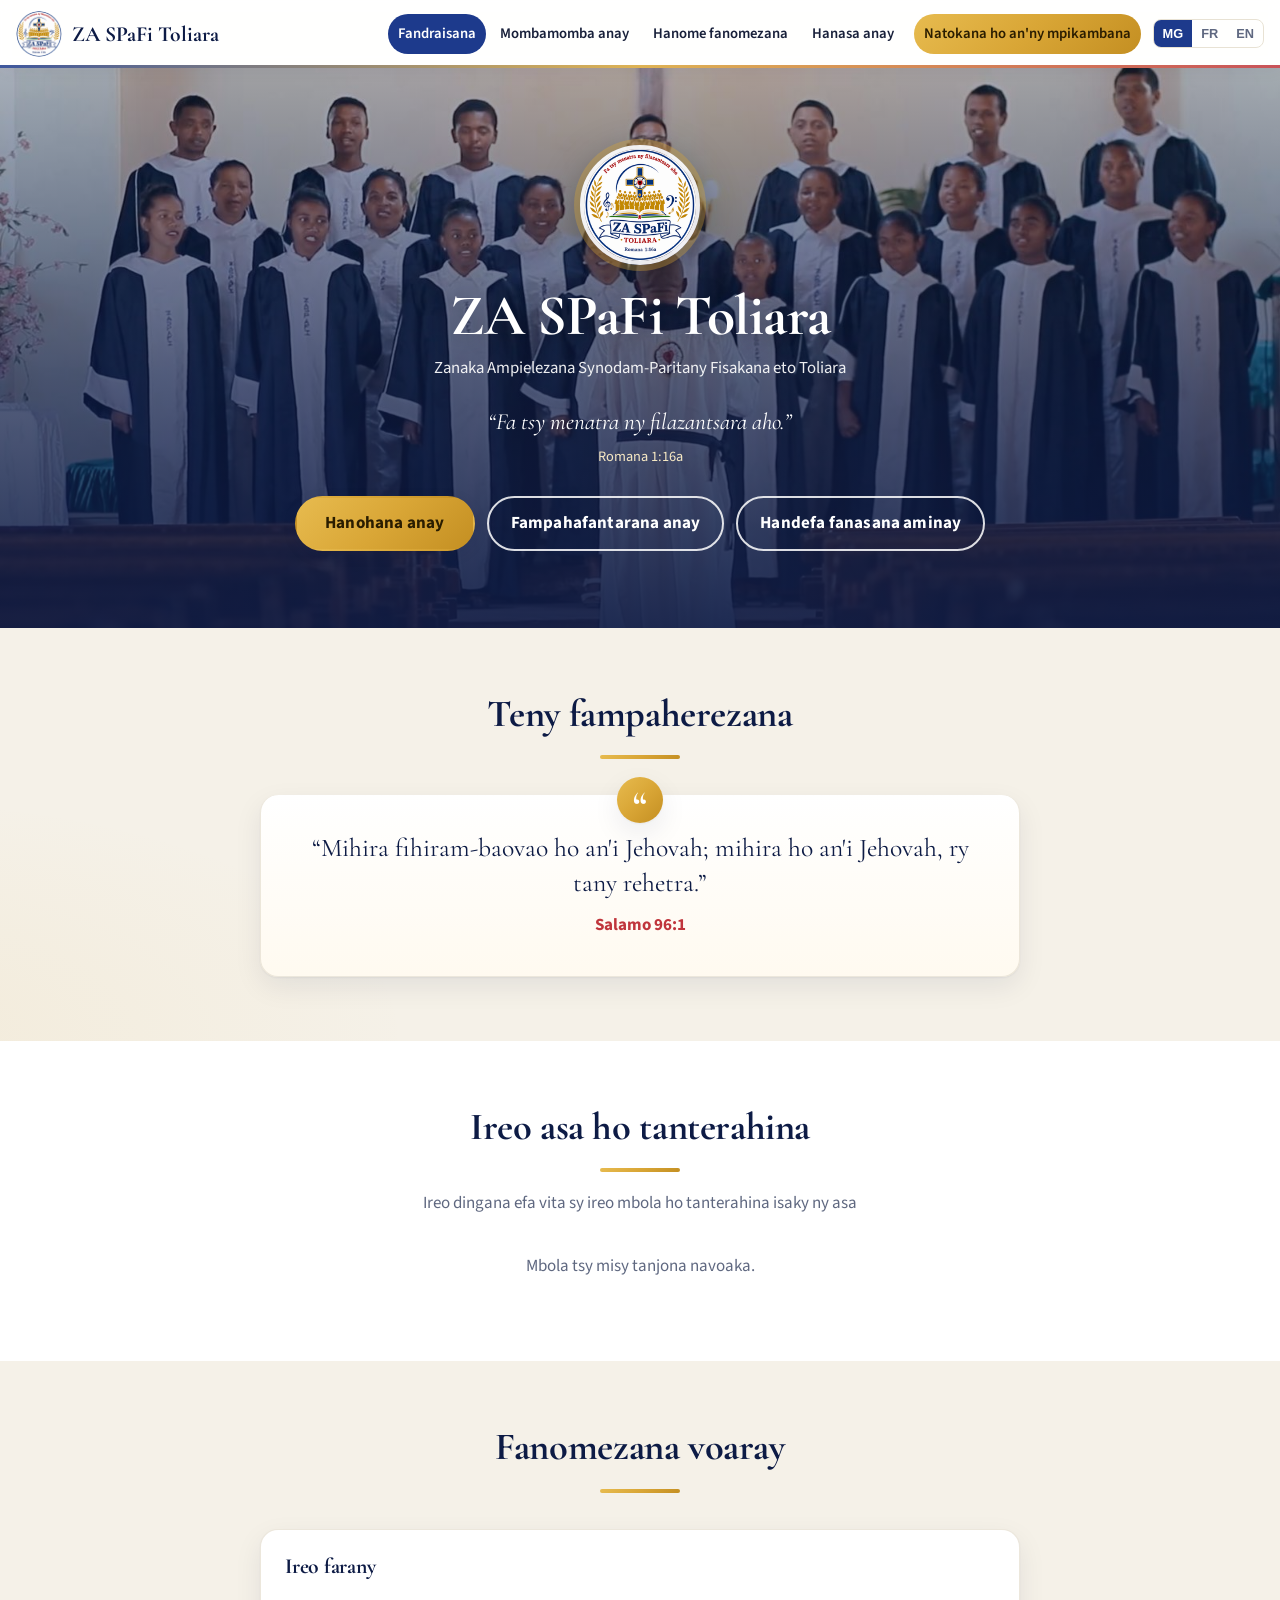
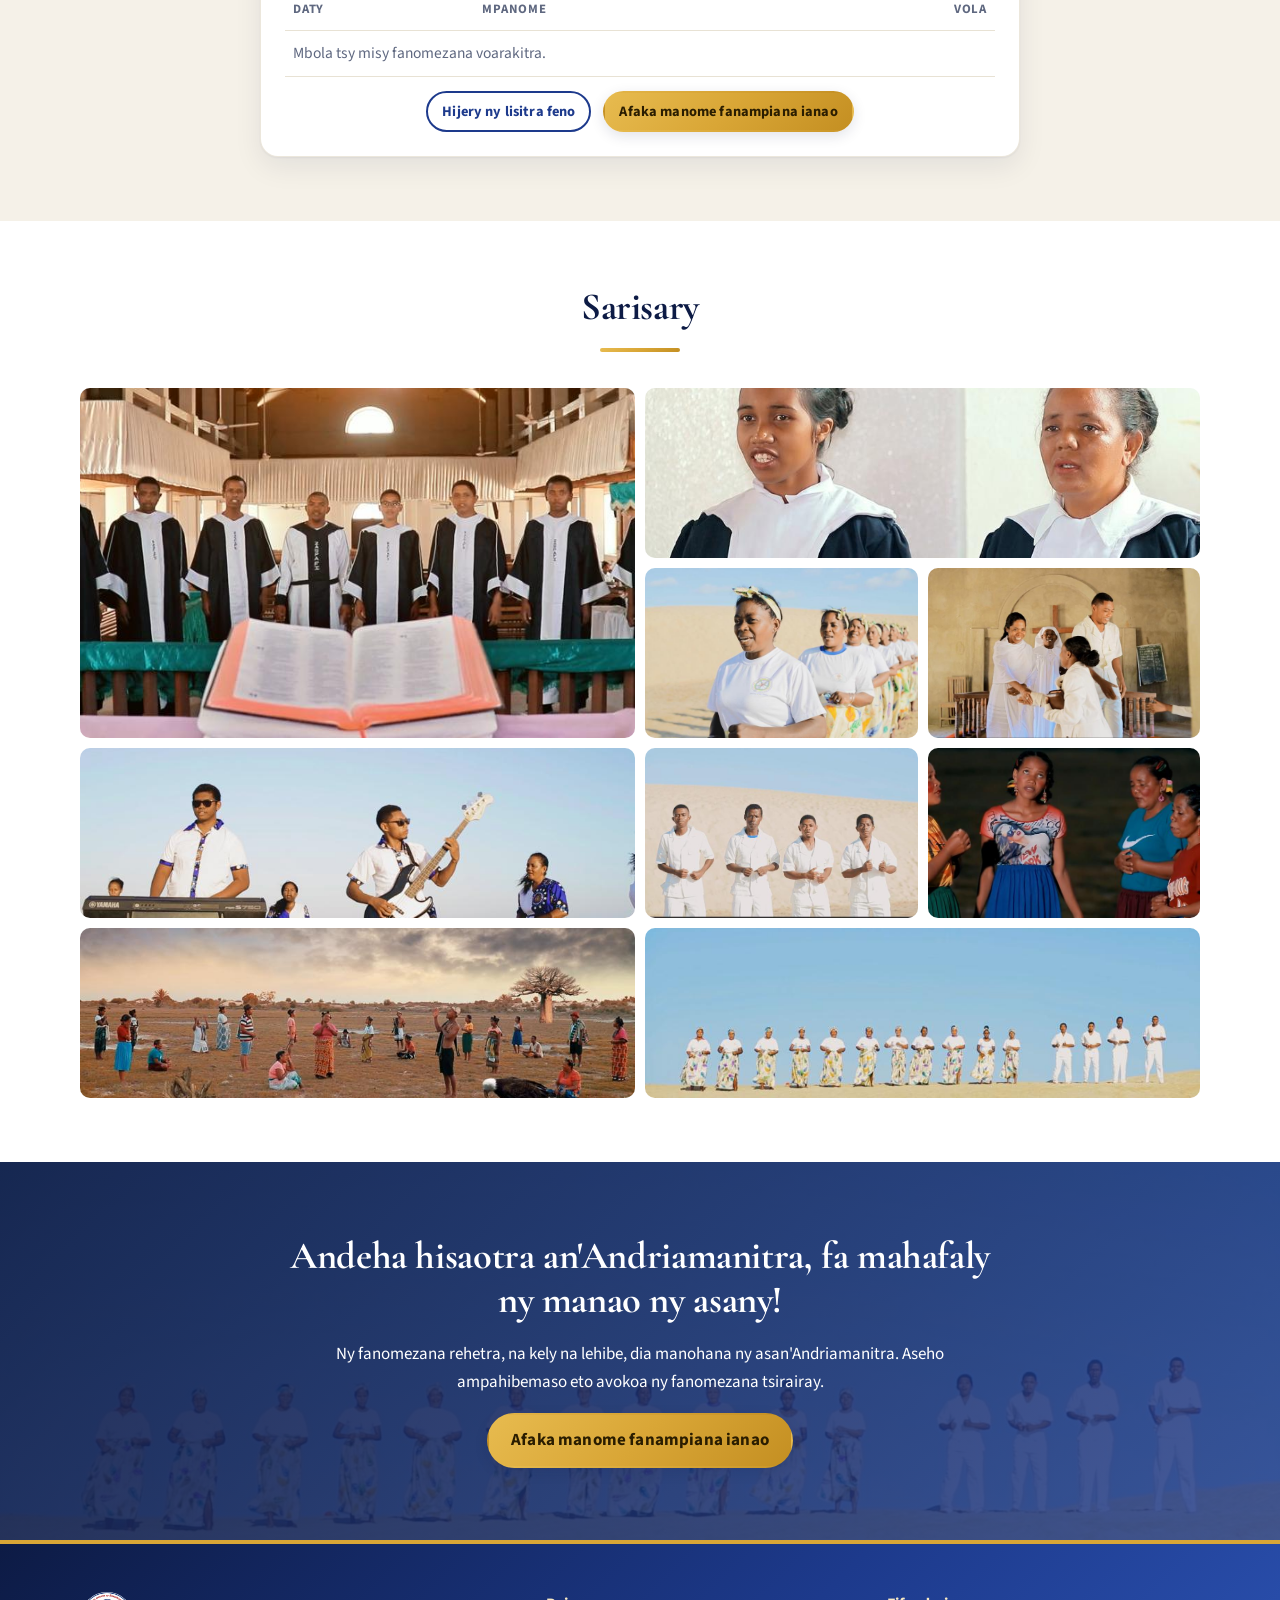
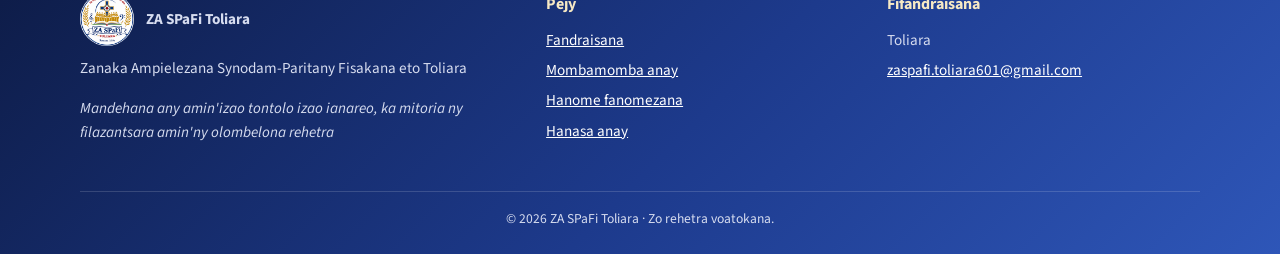
<file: index.html>
<!DOCTYPE html>
<html lang="mg">
<head>
<meta charset="utf-8">
<meta name="viewport" content="width=device-width, initial-scale=1">
<title>ZA SPaFi Toliara</title>
<meta name="description" content="ZA SPaFi Toliara – Zanaka Ampielezana Synodam-Paritany Fisakana eto Toliara.">
<meta property="og:title" content="ZA SPaFi Toliara">
<meta property="og:description" content="Zanaka Ampielezana Synodam-Paritany Fisakana eto Toliara">
<meta property="og:image" content="assets/img/photo02.jpg">
<link rel="icon" href="assets/img/favicon.png">
<link rel="preconnect" href="https://fonts.googleapis.com">
<link rel="preconnect" href="https://fonts.gstatic.com" crossorigin>
<link href="https://fonts.googleapis.com/css2?family=Cormorant+Garamond:ital,wght@0,600;0,700;1,600&family=Source+Sans+3:wght@400;600;700&display=swap" rel="stylesheet">
<link rel="stylesheet" href="assets/css/style.css">
</head>
<body data-page="home">
<main>
  <section class="hero">
    <div class="hero__bg" style="background-image:url('assets/img/photo02.jpg')"></div>
    <div class="container hero__content">
      <img class="hero__logo" src="assets/img/logo-192.png" alt="Marika ZA SPaFi Toliara">
      <h1 data-i18n="site.name"></h1>
      <p class="hero__fullname" data-i18n="site.fullname"></p>
      <div class="hero__verse" data-verse="motto"></div>
      <div class="btn-row">
        <a class="btn btn--gold" href="fanomezana.html" data-i18n="home.hero_btn_donate"></a>
        <a class="btn btn--ghost" href="mombamomba.html" data-i18n="home.hero_btn_about"></a>
        <a class="btn btn--ghost" href="fanasana.html" data-i18n="home.hero_btn_invite"></a>
      </div>
    </div>
  </section>

  <section class="section">
    <div class="container">
      <div class="section__head"><h2 data-i18n="home.verse_title"></h2><span class="ornament"></span></div>
      <div class="verse-card" data-verse="home"></div>
    </div>
  </section>

  <section class="section section--white" id="tanjona">
    <div class="container">
      <div class="section__head"><h2 data-i18n="home.goals_title"></h2><span class="ornament"></span><p data-i18n="home.goals_intro"></p></div>
      <div class="goals" id="goals" data-needs-data><p class="center muted" data-i18n="common.loading"></p></div>
    </div>
  </section>

  <section class="section section--white section--tight" id="vita" hidden>
    <div class="container">
      <div class="section__head"><h2 data-i18n="home.done_title"></h2><span class="ornament"></span></div>
      <div id="goals-done" class="done-wrap"></div>
    </div>
  </section>

  <section class="section">
    <div class="container">
      <div class="section__head"><h2 data-i18n="home.donations_title"></h2><span class="ornament"></span></div>
      <div class="donation-summary" id="donation-summary" data-needs-data></div>
    </div>
  </section>

  <section class="section section--white">
    <div class="container">
      <div class="section__head"><h2 data-i18n="home.gallery_title"></h2><span class="ornament"></span></div>
      <div class="gallery">
        <figure class="wide tall"><img src="assets/img/photo01-sm.jpg" alt="" loading="lazy"></figure>
        <figure class="wide"><img src="assets/img/photo03-sm.jpg" alt="" loading="lazy"></figure>
        <figure><img src="assets/img/photo05-sm.jpg" alt="" loading="lazy"></figure>
        <figure><img src="assets/img/photo08-sm.jpg" alt="" loading="lazy"></figure>
        <figure class="wide"><img src="assets/img/photo06-sm.jpg" alt="" loading="lazy"></figure>
        <figure><img src="assets/img/photo04-sm.jpg" alt="" loading="lazy"></figure>
        <figure><img src="assets/img/photo10-sm.jpg" alt="" loading="lazy"></figure>
        <figure class="wide"><img src="assets/img/photo09-sm.jpg" alt="" loading="lazy"></figure>
        <figure class="wide"><img src="assets/img/photo07-sm.jpg" alt="" loading="lazy"></figure>
      </div>
    </div>
  </section>

  <section class="cta">
    <div class="hero__bg" style="background-image:url('assets/img/photo07.jpg')"></div>
    <div class="container">
      <h2 data-i18n="home.cta_title"></h2>
      <p data-i18n="home.cta_text"></p>
      <a class="btn btn--gold" href="fanomezana.html" data-i18n="home.cta_btn"></a>
    </div>
  </section>
</main>
<script src="assets/js/config.js"></script>
<script src="assets/js/content.js"></script>
<script src="assets/js/app.js"></script>
</body>
</html>
</file>
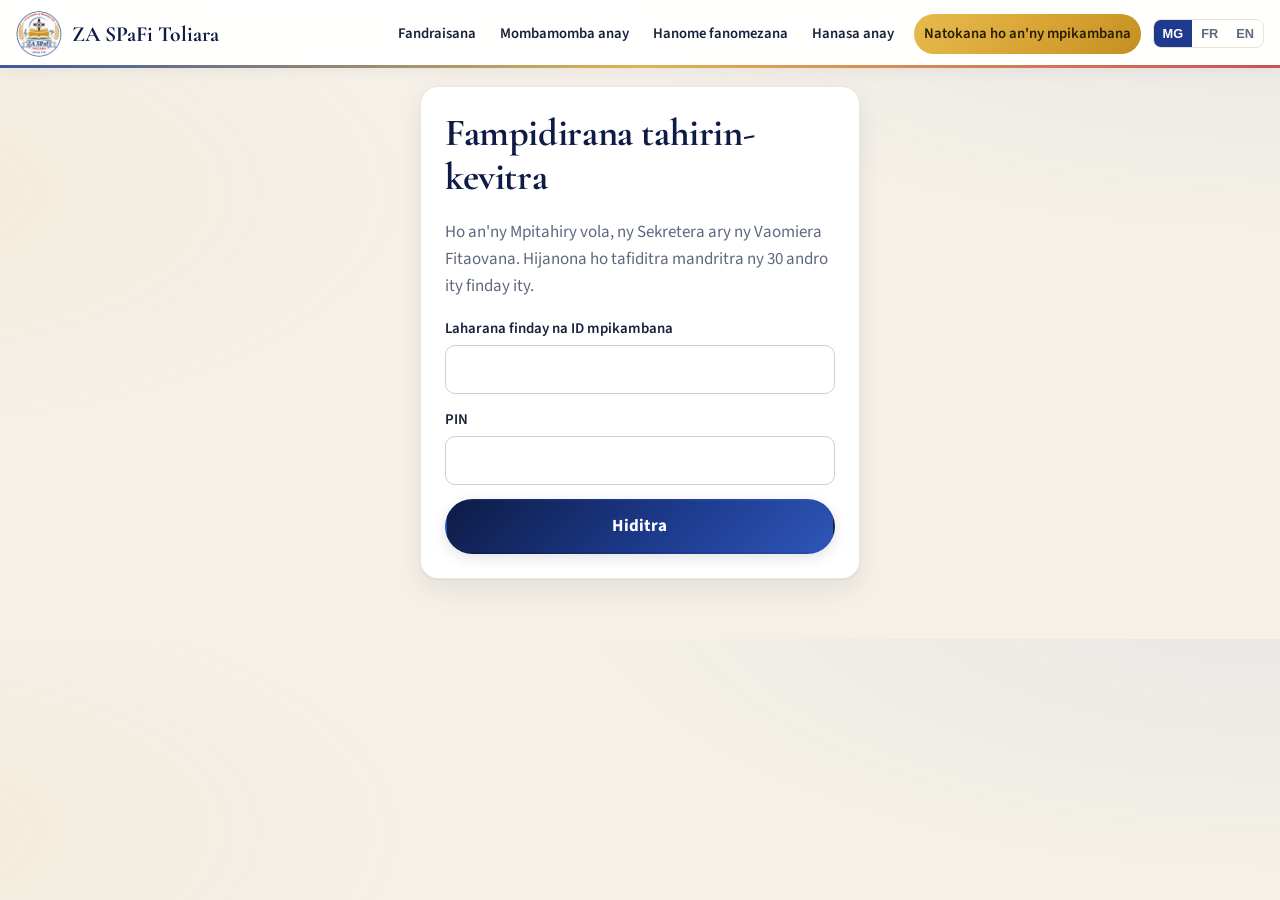
<file: fampidirana.html>
<!DOCTYPE html>
<html lang="mg">
<head>
<meta charset="utf-8">
<meta name="viewport" content="width=device-width, initial-scale=1">
<meta name="robots" content="noindex">
<title>Fampidirana – ZA SPaFi Toliara</title>
<meta name="description" content="ZA SPaFi Toliara – Zanaka Ampielezana Synodam-Paritany Fisakana eto Toliara.">
<meta property="og:title" content="Fampidirana – ZA SPaFi Toliara">
<meta property="og:description" content="Zanaka Ampielezana Synodam-Paritany Fisakana eto Toliara">
<meta property="og:image" content="assets/img/photo02.jpg">
<link rel="icon" href="assets/img/favicon.png">
<link rel="preconnect" href="https://fonts.googleapis.com">
<link rel="preconnect" href="https://fonts.gstatic.com" crossorigin>
<link href="https://fonts.googleapis.com/css2?family=Cormorant+Garamond:ital,wght@0,600;0,700;1,600&family=Source+Sans+3:wght@400;600;700&display=swap" rel="stylesheet">
<link rel="stylesheet" href="assets/css/style.css">
<link rel="manifest" href="manifest.webmanifest">
<meta name="theme-color" content="#1b3a8a">
<link rel="apple-touch-icon" href="assets/img/logo-192.png">
</head>
<body data-page="entry">
<main class="e-main">
  <div class="container" style="max-width:640px">
    <div id="entry-app"><p class="center muted" data-i18n="common.loading"></p></div>
  </div>
  <div class="scanner" id="scanner" hidden>
    <div class="scanner__box">
      <div id="reader"></div>
      <p id="scan-msg" class="scanner__msg"></p>
      <button class="btn btn--gold" id="scan-close" type="button" data-i18n="e.scan_stop"></button>
    </div>
  </div>
</main>
<script src="assets/js/config.js"></script>
<script src="assets/js/content.js"></script>
<script src="assets/vendor/html5-qrcode.min.js"></script>
<script src="assets/vendor/qrcode.js"></script>
<script src="assets/js/cards.js"></script>
<script src="assets/js/entry.js"></script>
<script src="assets/js/app.js"></script>
</body>
</html>
</file>
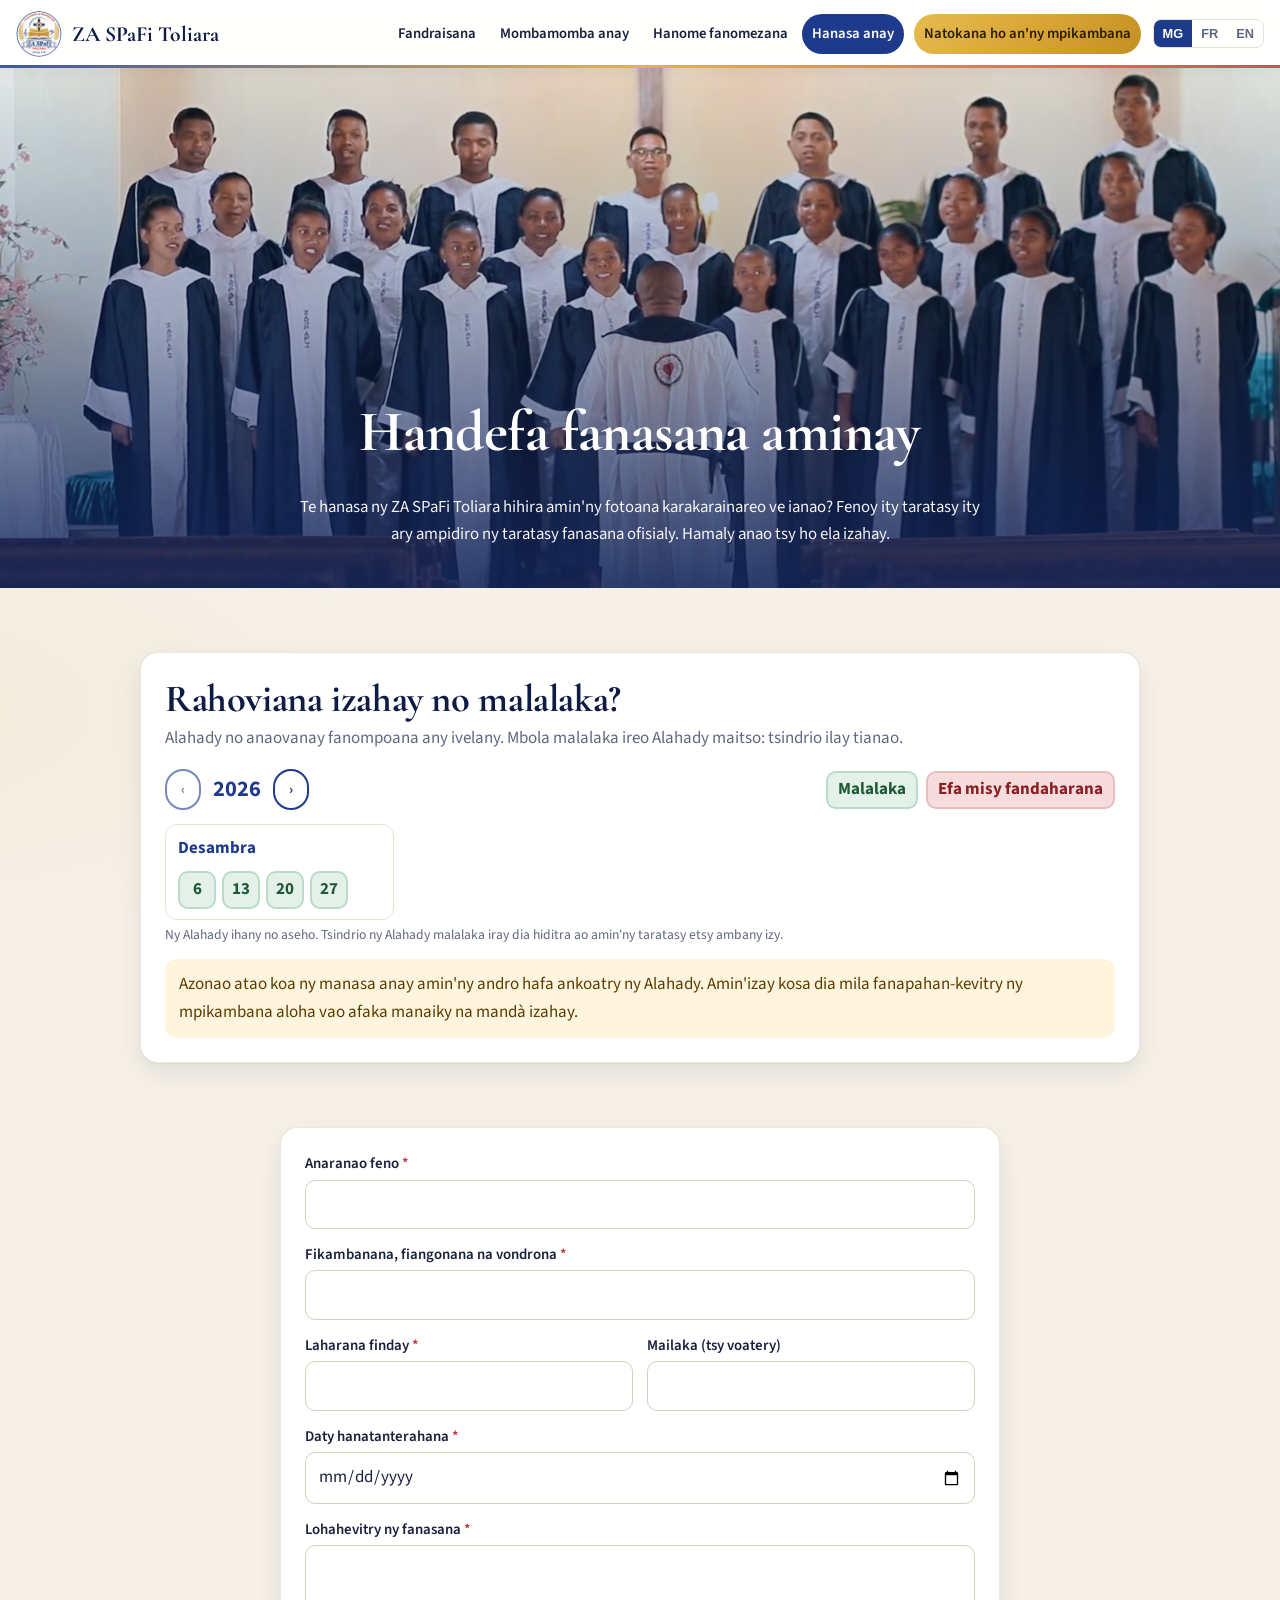
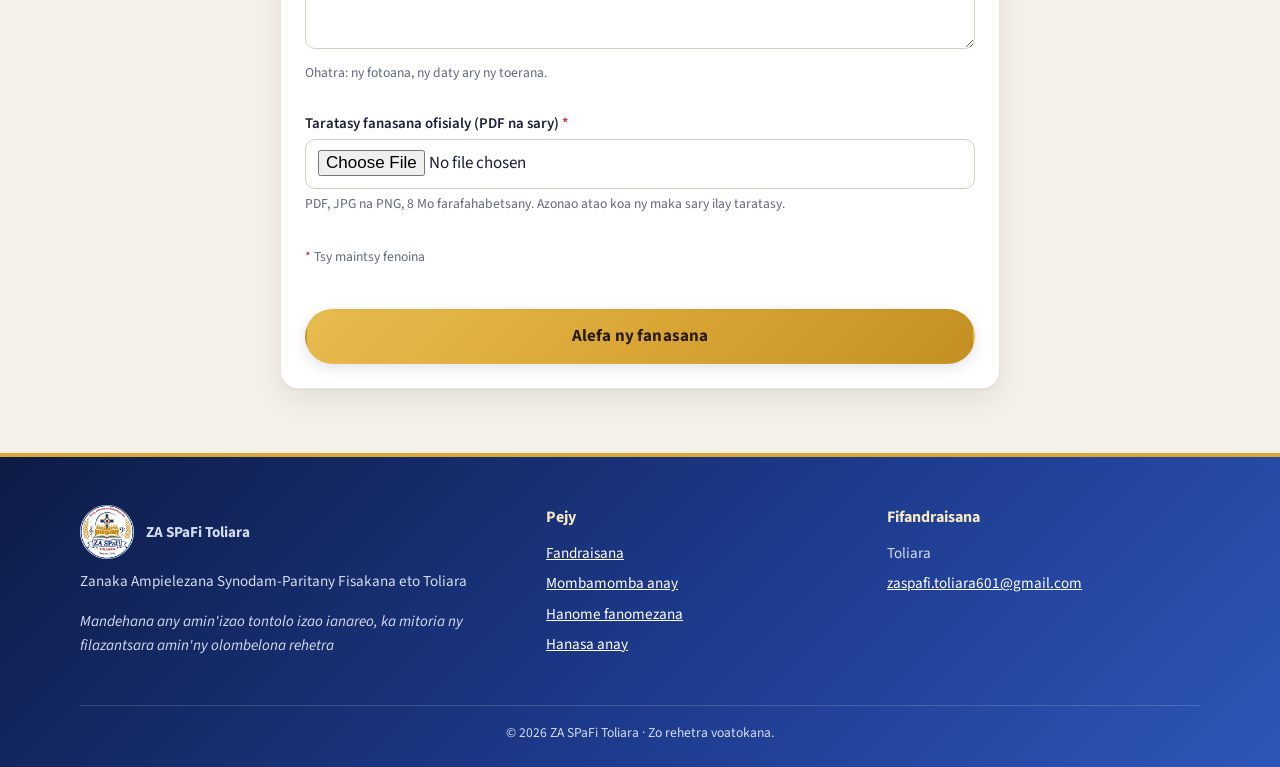
<file: fanasana.html>
<!DOCTYPE html>
<html lang="mg">
<head>
<meta charset="utf-8">
<meta name="viewport" content="width=device-width, initial-scale=1">
<title>Hanasa anay – ZA SPaFi Toliara</title>
<meta name="description" content="ZA SPaFi Toliara – Zanaka Ampielezana Synodam-Paritany Fisakana eto Toliara.">
<meta property="og:title" content="Hanasa ny ZA SPaFi Toliara">
<meta property="og:description" content="Zanaka Ampielezana Synodam-Paritany Fisakana eto Toliara">
<meta property="og:image" content="assets/img/photo02.jpg">
<link rel="icon" href="assets/img/favicon.png">
<link rel="preconnect" href="https://fonts.googleapis.com">
<link rel="preconnect" href="https://fonts.gstatic.com" crossorigin>
<link href="https://fonts.googleapis.com/css2?family=Cormorant+Garamond:ital,wght@0,600;0,700;1,600&family=Source+Sans+3:wght@400;600;700&display=swap" rel="stylesheet">
<link rel="stylesheet" href="assets/css/style.css">
</head>
<body data-page="invite">
<main>
  <section class="page-head">
    <div class="hero__bg" style="background-image:url('assets/img/photo02.jpg'); --focus:20%"></div>
    <div class="container"><h1 data-i18n="inv.title"></h1><p data-i18n="inv.intro"></p></div>
  </section>
  <section class="section">
    <div class="container" style="max-width:1000px">
      <div class="card cal-card" id="calendar">
        <h2 data-i18n="cal.title"></h2>
        <p class="muted" data-i18n="cal.intro"></p>
        <div id="cal-app" data-needs-data><p class="muted" data-i18n="common.loading"></p></div>
        <div class="note-box" data-i18n="cal.other_days"></div>
      </div>
    </div>
  </section>
  <section class="section section--tight-top">
    <div class="container" style="max-width:720px">
      <div id="invite-app" class="card">
        <form class="form" id="f-invite" novalidate>
          <input class="hp" type="text" name="website" tabindex="-1" autocomplete="off" aria-hidden="true">
          <div><label for="i-name"><span data-i18n="inv.name"></span> <span class="req">*</span></label><input id="i-name" name="name" required maxlength="120" autocomplete="name"></div>
          <div><label for="i-group"><span data-i18n="inv.group"></span> <span class="req">*</span></label><input id="i-group" name="group" required maxlength="160" autocomplete="organization"></div>
          <div class="row">
            <div><label for="i-phone"><span data-i18n="inv.phone"></span> <span class="req">*</span></label><input id="i-phone" name="phone" type="tel" required autocomplete="tel"></div>
            <div><label for="i-email" data-i18n="inv.email"></label><input id="i-email" name="email" type="email" autocomplete="email"></div>
          </div>
          <div><label for="i-date"><span data-i18n="inv.date"></span> <span class="req">*</span></label>
            <input id="i-date" name="event_date" type="date" required>
            <div id="i-date-note"></div></div>
          <div><label for="i-subject"><span data-i18n="inv.subject"></span> <span class="req">*</span></label>
            <textarea id="i-subject" name="subject" rows="3" maxlength="500" required></textarea>
            <p class="hint" data-i18n="inv.subject_hint"></p></div>
          <div><label for="i-file"><span data-i18n="inv.letter"></span> <span class="req">*</span></label>
            <input id="i-file" name="file" type="file" accept="application/pdf,image/jpeg,image/png" required>
            <p class="hint" data-i18n="inv.letter_hint"></p></div>
          <p class="hint"><span class="req">*</span> <span data-i18n="form.required"></span></p>
          <div id="i-msg" role="status" aria-live="polite"></div>
          <button class="btn btn--gold" type="submit" data-i18n="inv.send"></button>
        </form>
      </div>
    </div>
  </section>
</main>
<script src="assets/js/config.js"></script>
<script src="assets/js/content.js"></script>
<script src="assets/js/invite.js"></script>
<script src="assets/js/app.js"></script>
</body>
</html>
</file>
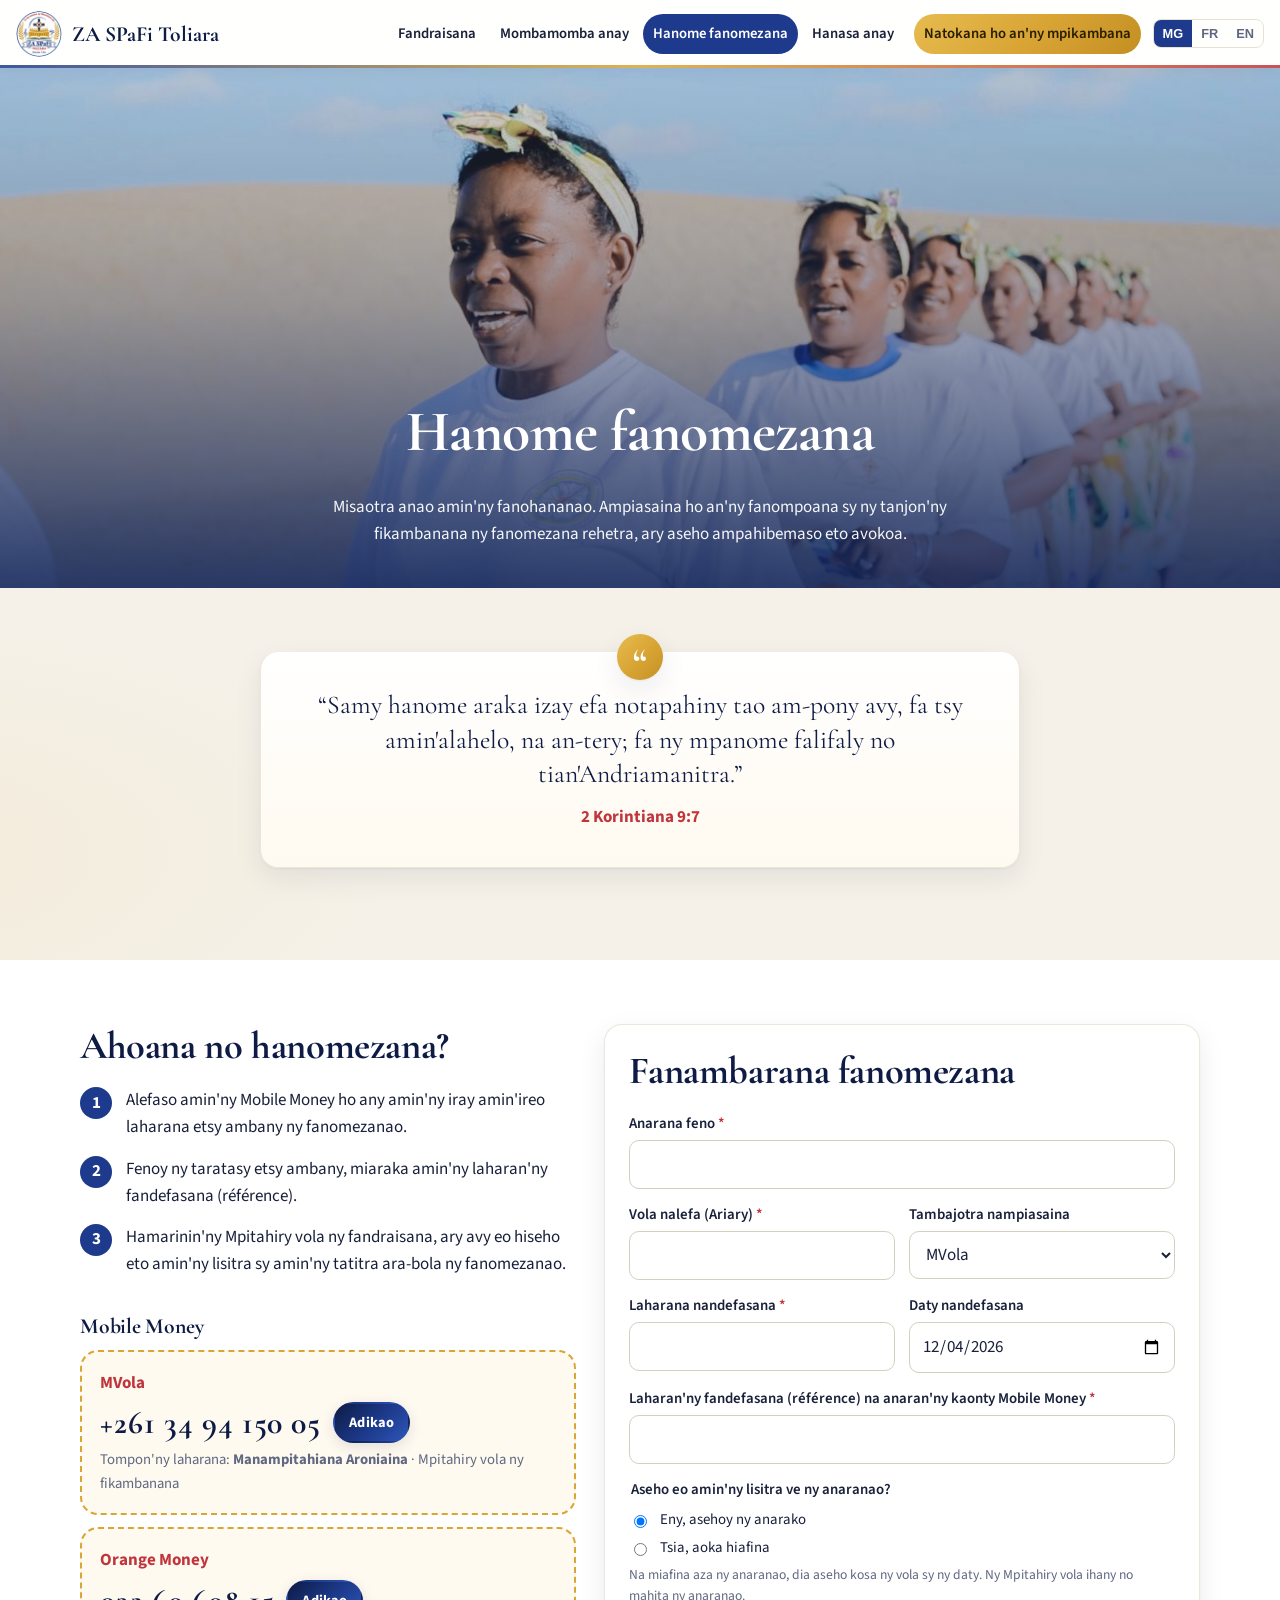
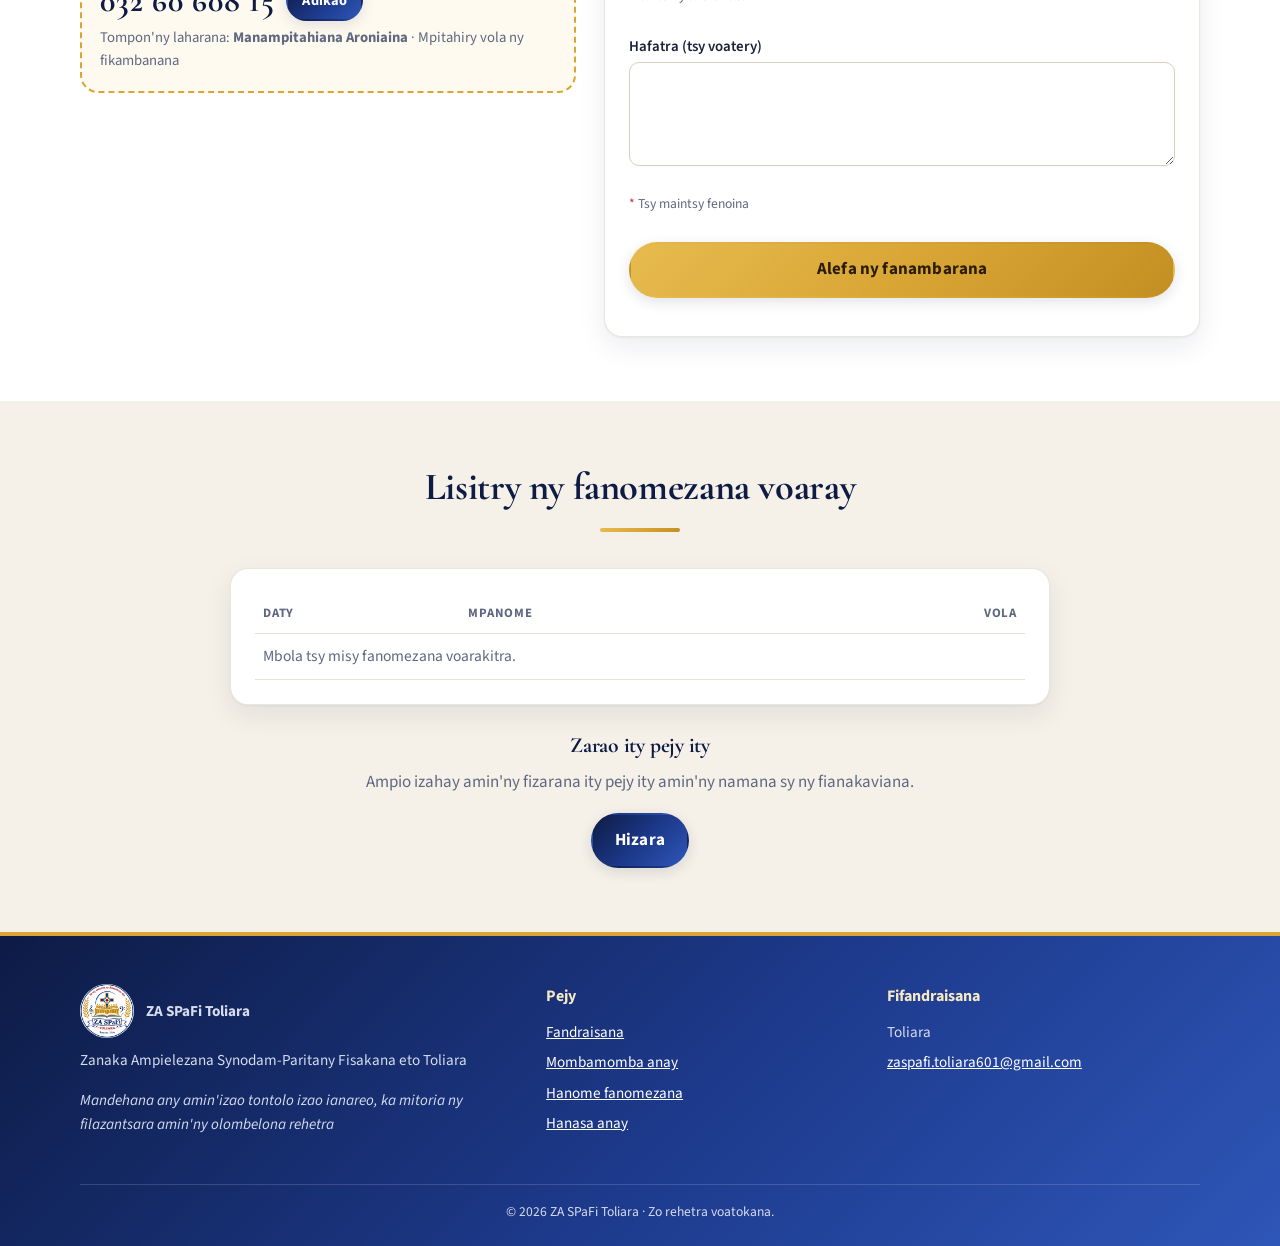
<file: fanomezana.html>
<!DOCTYPE html>
<html lang="mg">
<head>
<meta charset="utf-8">
<meta name="viewport" content="width=device-width, initial-scale=1">
<title>Hanome fanomezana – ZA SPaFi Toliara</title>
<meta name="description" content="ZA SPaFi Toliara – Zanaka Ampielezana Synodam-Paritany Fisakana eto Toliara.">
<meta property="og:title" content="Hanome fanomezana – ZA SPaFi Toliara">
<meta property="og:description" content="Zanaka Ampielezana Synodam-Paritany Fisakana eto Toliara">
<meta property="og:image" content="assets/img/photo02.jpg">
<link rel="icon" href="assets/img/favicon.png">
<link rel="preconnect" href="https://fonts.googleapis.com">
<link rel="preconnect" href="https://fonts.gstatic.com" crossorigin>
<link href="https://fonts.googleapis.com/css2?family=Cormorant+Garamond:ital,wght@0,600;0,700;1,600&family=Source+Sans+3:wght@400;600;700&display=swap" rel="stylesheet">
<link rel="stylesheet" href="assets/css/style.css">
</head>
<body data-page="donate">
<main>
  <section class="page-head">
    <div class="hero__bg" style="background-image:url('assets/img/photo05.jpg'); --focus:22%"></div>
    <div class="container"><h1 data-i18n="donate.title"></h1><p data-i18n="donate.intro"></p></div>
  </section>

  <section class="section">
    <div class="container">
      <div class="verse-card" data-verse="donate"></div>
      <div id="wallets-public" class="mt"></div>
    </div>
  </section>

  <section class="section section--white">
    <div class="container donate-grid">
      <div>
        <h2 data-i18n="donate.how_title"></h2>
        <ol class="how">
          <li data-i18n="donate.step1"></li>
          <li data-i18n="donate.step2"></li>
          <li data-i18n="donate.step3"></li>
        </ol>
        <h3 data-i18n="donate.mm_title"></h3>
        <div id="mobile-money"></div>
      </div>

      <div class="card">
        <h2 data-i18n="form.title"></h2>
        <form class="form" id="donation-form" novalidate>
          <input class="hp" type="text" name="website" tabindex="-1" autocomplete="off" aria-hidden="true">
          <div>
            <label for="f-name"><span data-i18n="form.name"></span> <span class="req">*</span></label>
            <input id="f-name" name="name" required autocomplete="name">
          </div>
          <div class="row">
            <div>
              <label for="f-amount"><span data-i18n="form.amount"></span> <span class="req">*</span></label>
              <input id="f-amount" name="amount" inputmode="numeric" required>
            </div>
            <div>
              <label for="f-operator" data-i18n="form.operator"></label>
              <select id="f-operator" name="operator"></select>
            </div>
          </div>
          <div class="row">
            <div>
              <label for="f-phone"><span data-i18n="form.phone"></span> <span class="req">*</span></label>
              <input id="f-phone" name="phone" type="tel" required autocomplete="tel">
            </div>
            <div>
              <label for="f-date" data-i18n="form.date"></label>
              <input id="f-date" name="date" type="date">
            </div>
          </div>
          <div>
            <label for="f-ref"><span data-i18n="form.reference"></span> <span class="req">*</span></label>
            <input id="f-ref" name="reference" required>
          </div>
          <fieldset id="f-wallets" hidden>
            <legend data-i18n="w.choose"></legend>
            <div id="f-wallet-list"></div>
            <p class="hint" data-i18n="w.choose_hint"></p>
          </fieldset>
          <fieldset>
            <legend data-i18n="form.visibility"></legend>
            <label class="choice"><input type="radio" name="visibility" value="show" checked> <span data-i18n="form.visibility_show"></span></label>
            <label class="choice"><input type="radio" name="visibility" value="hide"> <span data-i18n="form.visibility_hide"></span></label>
            <p class="hint" data-i18n="form.visibility_note"></p>
          </fieldset>
          <div>
            <label for="f-msg" data-i18n="form.message"></label>
            <textarea id="f-msg" name="message" rows="3"></textarea>
          </div>
          <p class="hint"><span class="req">*</span> <span data-i18n="form.required"></span></p>
          <button class="btn btn--gold" type="submit" data-i18n="form.submit"></button>
          <div id="form-msg" role="status" aria-live="polite"></div>
        </form>
      </div>
    </div>
  </section>

  <section class="section" id="donors">
    <div class="container" style="max-width:820px">
      <div class="section__head"><h2 data-i18n="donors.title"></h2><span class="ornament"></span></div>
      <div class="card" id="donor-list" data-needs-data><p class="muted" data-i18n="common.loading"></p></div>
      <div class="share-box mt">
        <h3 data-i18n="share.title"></h3>
        <p class="muted" data-i18n="share.text"></p>
        <button class="btn btn--navy" id="share-btn" type="button" data-i18n="share.btn"></button>
      </div>
    </div>
  </section>
</main>
<script src="assets/js/config.js"></script>
<script src="assets/js/content.js"></script>
<script src="assets/js/app.js"></script>
</body>
</html>
</file>
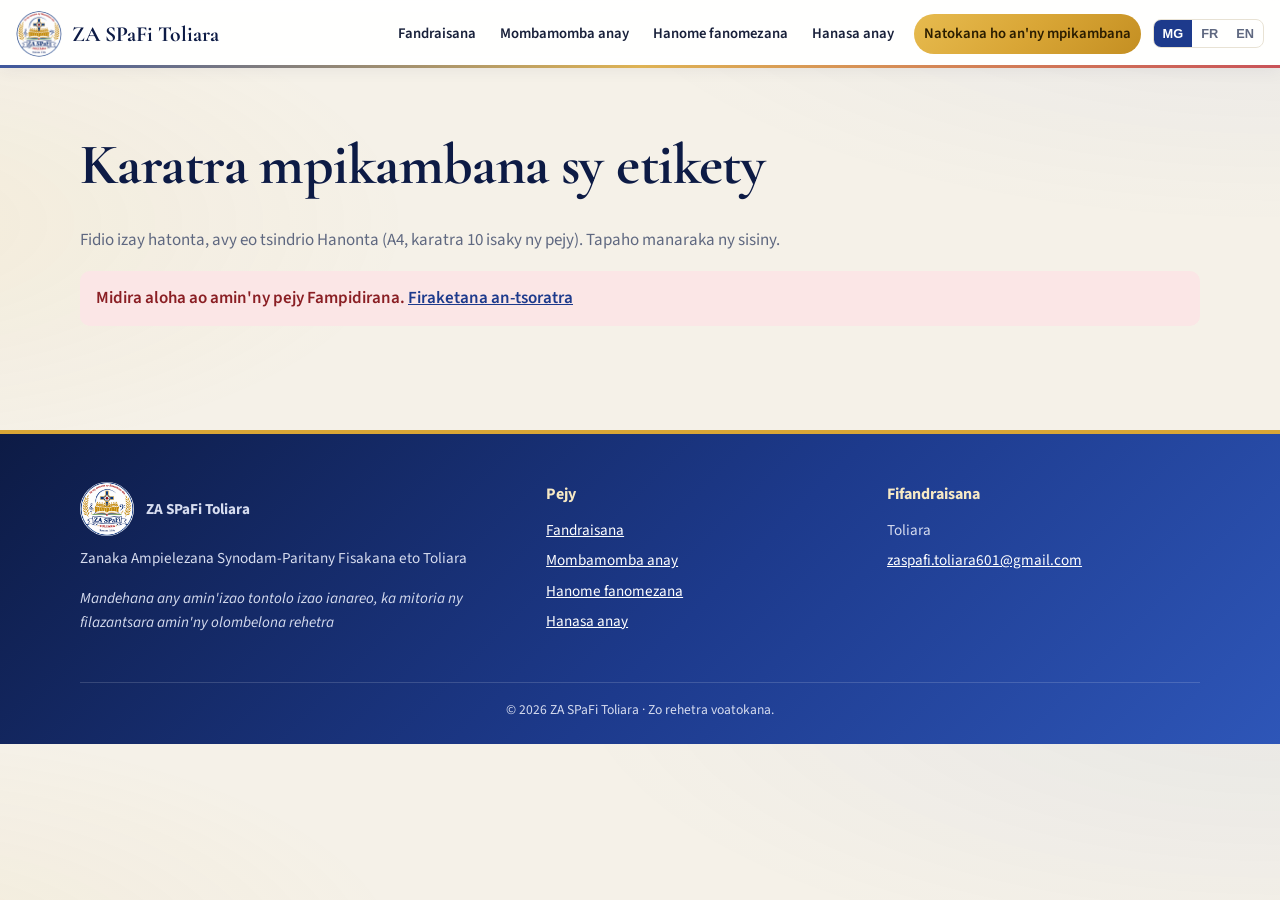
<file: karatra.html>
<!DOCTYPE html>
<html lang="mg">
<head>
<meta charset="utf-8">
<meta name="viewport" content="width=device-width, initial-scale=1">
<meta name="robots" content="noindex">
<title>Karatra – ZA SPaFi Toliara</title>
<meta name="description" content="ZA SPaFi Toliara – Zanaka Ampielezana Synodam-Paritany Fisakana eto Toliara.">
<meta property="og:title" content="Karatra – ZA SPaFi Toliara">
<meta property="og:description" content="Zanaka Ampielezana Synodam-Paritany Fisakana eto Toliara">
<meta property="og:image" content="assets/img/photo02.jpg">
<link rel="icon" href="assets/img/favicon.png">
<link rel="preconnect" href="https://fonts.googleapis.com">
<link rel="preconnect" href="https://fonts.gstatic.com" crossorigin>
<link href="https://fonts.googleapis.com/css2?family=Cormorant+Garamond:ital,wght@0,600;0,700;1,600&family=Source+Sans+3:wght@400;600;700&display=swap" rel="stylesheet">
<link rel="stylesheet" href="assets/css/style.css">
</head>
<body data-page="cards">
<main>
  <section class="section no-print">
    <div class="container">
      <h1 data-i18n="c.title"></h1>
      <p class="muted" data-i18n="c.intro"></p>
      <div id="cards-app"><p class="muted" data-i18n="common.loading"></p></div>
    </div>
  </section>
  <div id="print-area" class="print-area"></div>
</main>
<script src="assets/js/config.js"></script>
<script src="assets/js/content.js"></script>
<script src="assets/vendor/qrcode.js"></script>
<script src="assets/js/cards.js"></script>
<script src="assets/js/app.js"></script>
</body>
</html>
</file>
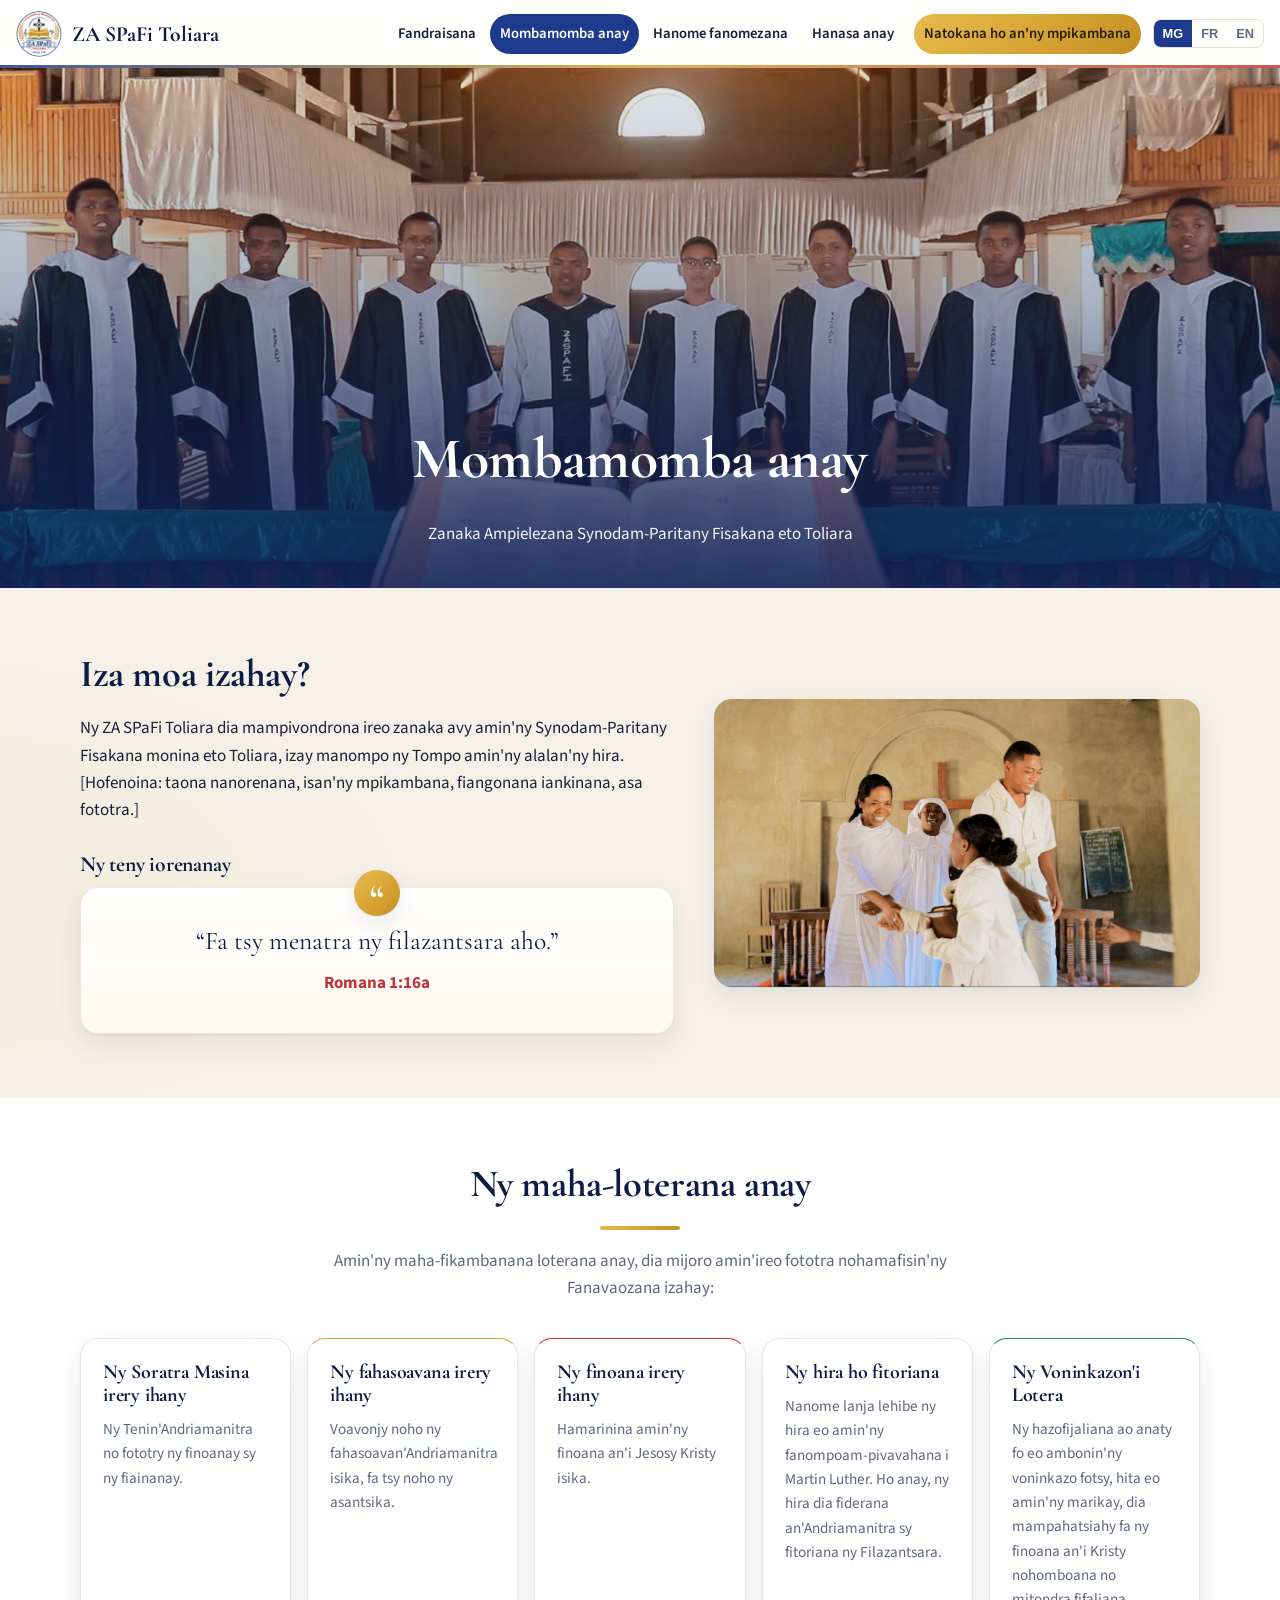
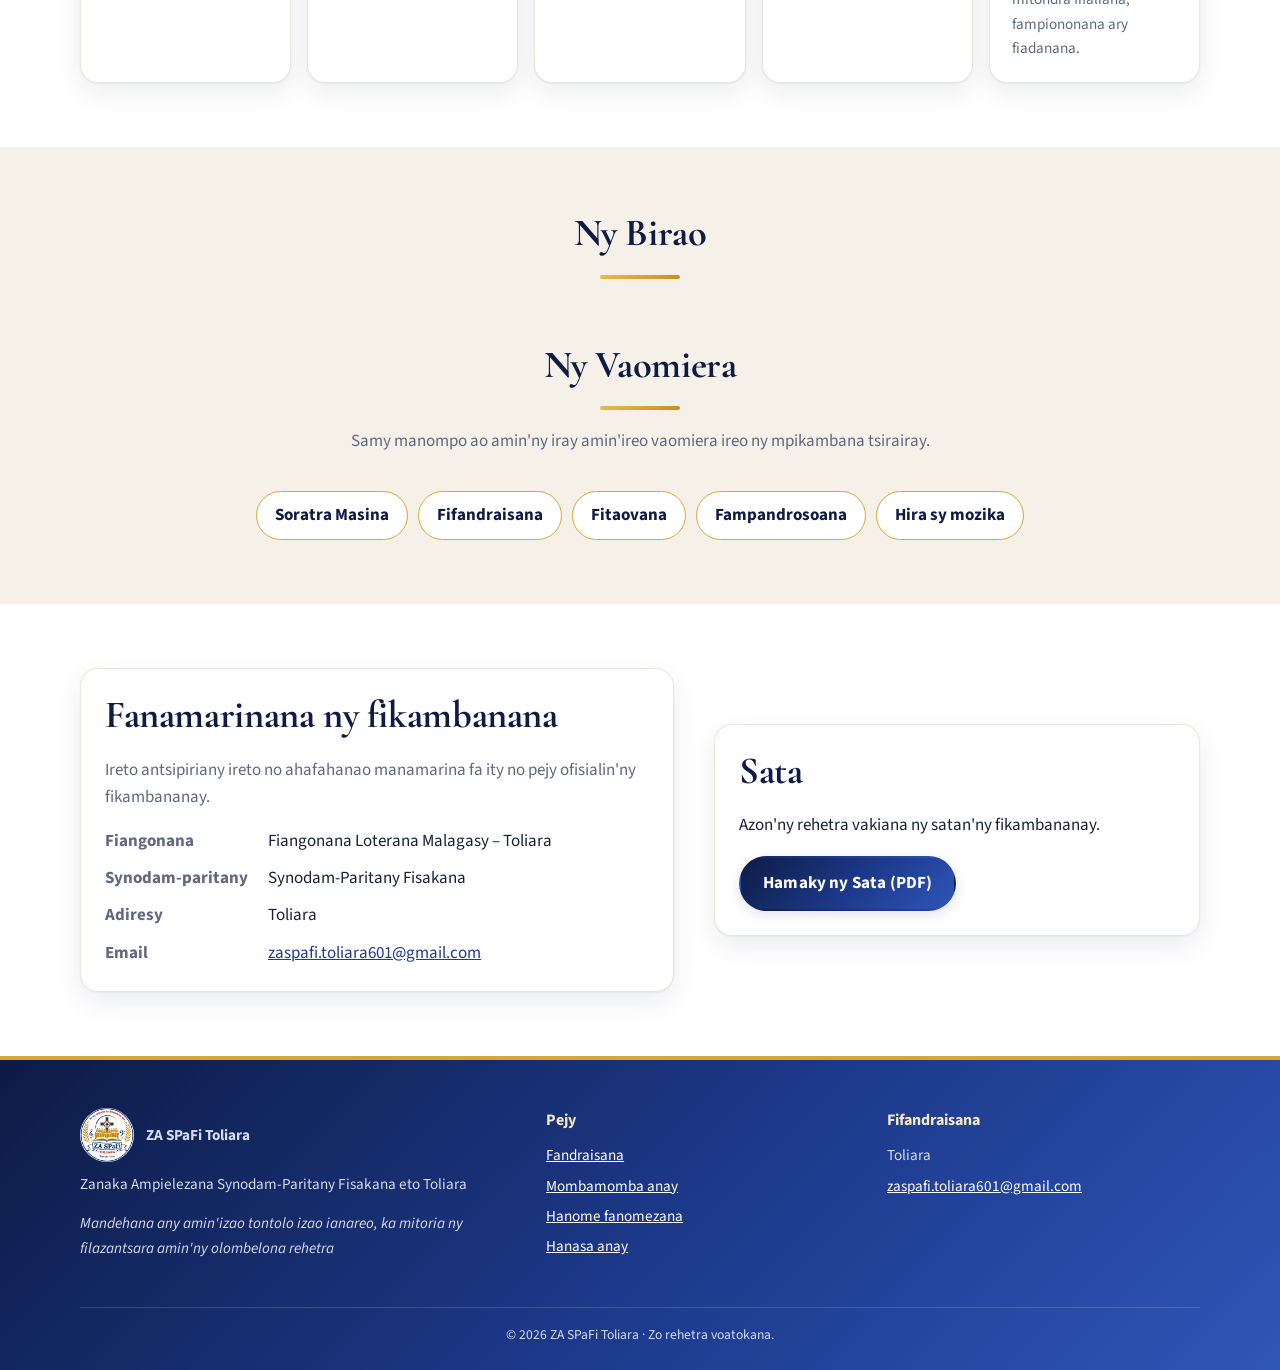
<file: mombamomba.html>
<!DOCTYPE html>
<html lang="mg">
<head>
<meta charset="utf-8">
<meta name="viewport" content="width=device-width, initial-scale=1">
<title>Mombamomba anay – ZA SPaFi Toliara</title>
<meta name="description" content="ZA SPaFi Toliara – Zanaka Ampielezana Synodam-Paritany Fisakana eto Toliara.">
<meta property="og:title" content="Mombamomba anay – ZA SPaFi Toliara">
<meta property="og:description" content="Zanaka Ampielezana Synodam-Paritany Fisakana eto Toliara">
<meta property="og:image" content="assets/img/photo02.jpg">
<link rel="icon" href="assets/img/favicon.png">
<link rel="preconnect" href="https://fonts.googleapis.com">
<link rel="preconnect" href="https://fonts.gstatic.com" crossorigin>
<link href="https://fonts.googleapis.com/css2?family=Cormorant+Garamond:ital,wght@0,600;0,700;1,600&family=Source+Sans+3:wght@400;600;700&display=swap" rel="stylesheet">
<link rel="stylesheet" href="assets/css/style.css">
</head>
<body data-page="about">
<main>
  <section class="page-head">
    <div class="hero__bg" style="background-image:url('assets/img/photo01.jpg'); --focus:12%"></div>
    <div class="container"><h1 data-i18n="about.title"></h1><p data-i18n="site.fullname"></p></div>
  </section>

  <section class="section">
    <div class="container two-col">
      <div>
        <h2 data-i18n="about.who_title"></h2>
        <p data-i18n="about.who_text"></p>
        <h3 class="mt" data-i18n="about.motto_title"></h3>
        <div class="verse-card" data-verse="motto"></div>
      </div>
      <img class="rounded-photo" src="assets/img/photo08.jpg" alt="" loading="lazy">
    </div>
  </section>

  <section class="section section--white">
    <div class="container">
      <div class="section__head"><h2 data-i18n="about.identity_title"></h2><span class="ornament"></span><p data-i18n="about.identity_intro"></p></div>
      <div class="pillars">
        <div class="pillar"><h3 data-i18n="about.scriptura_t"></h3><p data-i18n="about.scriptura_d"></p></div>
        <div class="pillar"><h3 data-i18n="about.gratia_t"></h3><p data-i18n="about.gratia_d"></p></div>
        <div class="pillar"><h3 data-i18n="about.fide_t"></h3><p data-i18n="about.fide_d"></p></div>
        <div class="pillar"><h3 data-i18n="about.music_t"></h3><p data-i18n="about.music_d"></p></div>
        <div class="pillar"><h3 data-i18n="about.rose_t"></h3><p data-i18n="about.rose_d"></p></div>
      </div>
    </div>
  </section>

  <section class="section">
    <div class="container">
      <div class="section__head"><h2 data-i18n="about.office_title"></h2><span class="ornament"></span></div>
      <div class="office" id="office" data-needs-data></div>
      <div class="section__head mt"><h2 data-i18n="about.commissions_title"></h2><span class="ornament"></span><p data-i18n="about.commissions_intro"></p></div>
      <div class="commissions" id="commissions"></div>
    </div>
  </section>

  <section class="section section--white">
    <div class="container two-col">
      <div class="card">
        <h2 data-i18n="about.trust_title"></h2>
        <p class="muted" data-i18n="about.trust_intro"></p>
        <dl class="facts" id="facts"></dl>
      </div>
      <div class="card">
        <h2 data-i18n="about.statutes_title"></h2>
        <p data-i18n="about.statutes_text"></p>
        <div class="btn-row" style="justify-content:flex-start">
          <a class="btn btn--navy" id="doc-statutes" href="#" target="_blank" rel="noopener" data-i18n="about.statutes_btn"></a>
        </div>
      </div>
    </div>
  </section>
</main>
<script src="assets/js/config.js"></script>
<script src="assets/js/content.js"></script>
<script src="assets/js/app.js"></script>
</body>
</html>
</file>
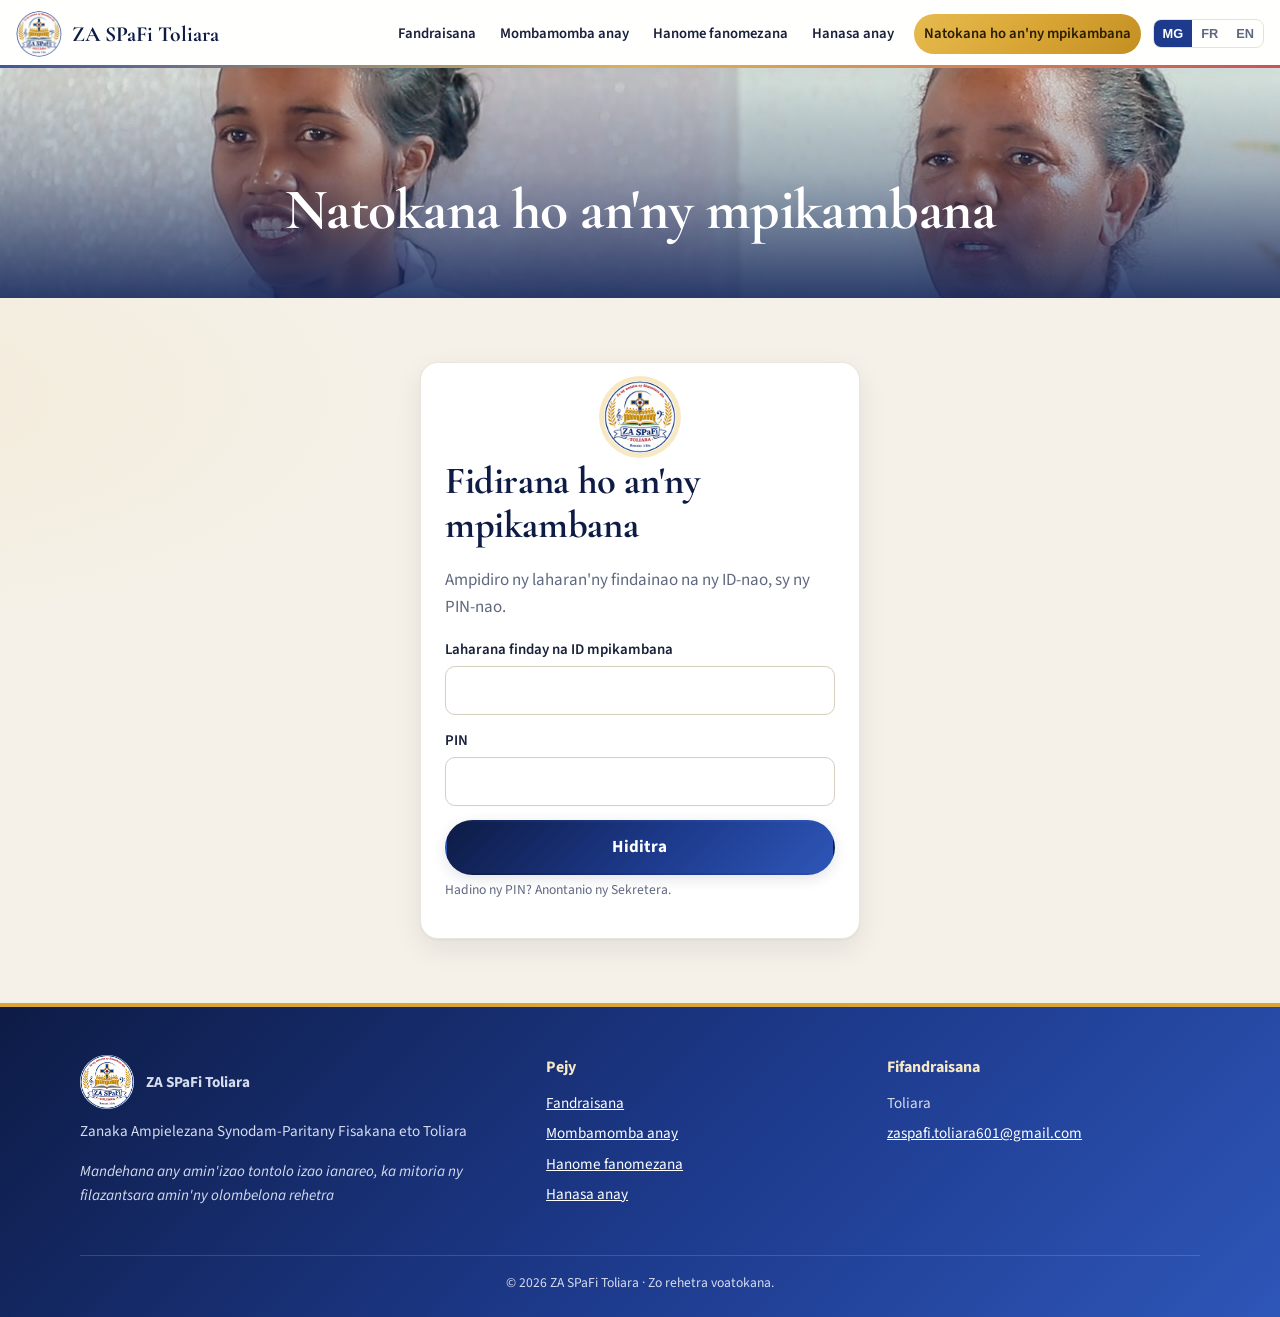
<file: mpikambana.html>
<!DOCTYPE html>
<html lang="mg">
<head>
<meta charset="utf-8">
<meta name="viewport" content="width=device-width, initial-scale=1">
<title>Mpikambana – ZA SPaFi Toliara</title>
<meta name="description" content="ZA SPaFi Toliara – Zanaka Ampielezana Synodam-Paritany Fisakana eto Toliara.">
<meta property="og:title" content="Mpikambana – ZA SPaFi Toliara">
<meta property="og:description" content="Zanaka Ampielezana Synodam-Paritany Fisakana eto Toliara">
<meta property="og:image" content="assets/img/photo02.jpg">
<link rel="icon" href="assets/img/favicon.png">
<link rel="preconnect" href="https://fonts.googleapis.com">
<link rel="preconnect" href="https://fonts.gstatic.com" crossorigin>
<link href="https://fonts.googleapis.com/css2?family=Cormorant+Garamond:ital,wght@0,600;0,700;1,600&family=Source+Sans+3:wght@400;600;700&display=swap" rel="stylesheet">
<link rel="stylesheet" href="assets/css/style.css">
<link rel="manifest" href="manifest-mpikambana.webmanifest">
<meta name="theme-color" content="#1b3a8a">
<link rel="apple-touch-icon" href="assets/img/logo-192.png">
</head>
<body data-page="login">
<main>
  <section class="page-head page-head--short">
    <div class="hero__bg" style="background-image:url('assets/img/photo03.jpg'); --focus:30%"></div>
    <div class="container"><h1 data-i18n="nav.login"></h1></div>
  </section>
  <section class="section">
    <div class="container" style="max-width:1240px">
      <div id="members-app"><p class="center muted" data-i18n="common.loading"></p></div>
    </div>
  </section>
</main>
<script src="assets/js/config.js"></script>
<script src="assets/js/content.js"></script>
<script src="assets/vendor/qrcode.js"></script>
<script src="assets/js/cards.js"></script>
<script src="assets/js/members.js"></script>
<script src="assets/js/app.js"></script>
</body>
</html>
</file>
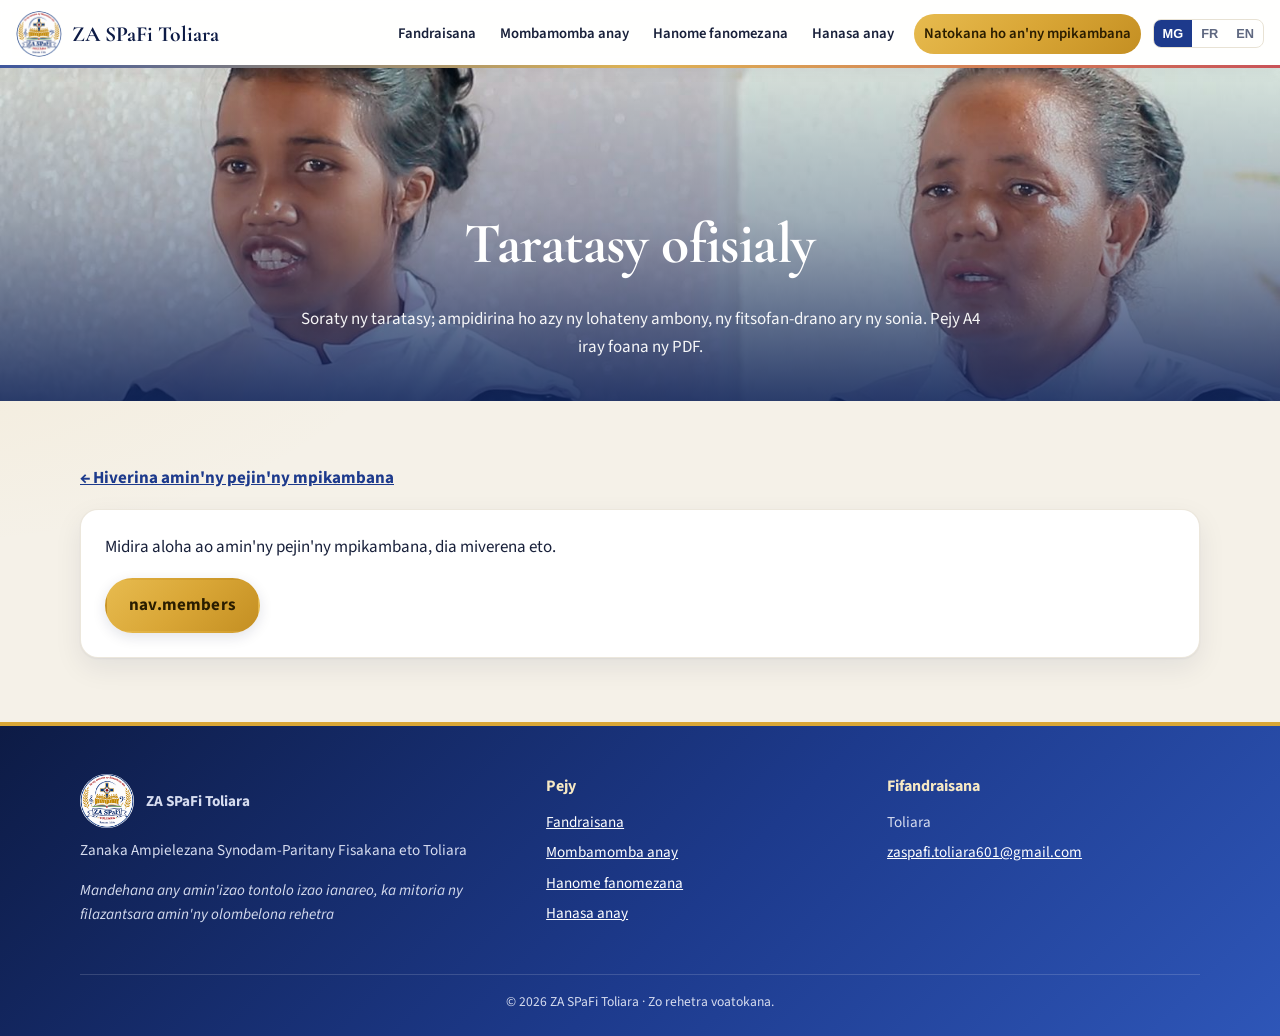
<file: taratasy.html>
<!DOCTYPE html>
<html lang="mg">
<head>
<meta charset="utf-8">
<meta name="viewport" content="width=device-width, initial-scale=1">
<meta name="robots" content="noindex">
<title>Taratasy ofisialy – ZA SPaFi Toliara</title>
<meta name="description" content="ZA SPaFi Toliara – Zanaka Ampielezana Synodam-Paritany Fisakana eto Toliara.">
<link rel="icon" href="assets/img/favicon.png">
<link rel="preconnect" href="https://fonts.googleapis.com">
<link rel="preconnect" href="https://fonts.gstatic.com" crossorigin>
<link href="https://fonts.googleapis.com/css2?family=Cormorant+Garamond:ital,wght@0,600;0,700;1,600&family=Source+Sans+3:wght@400;600;700&display=swap" rel="stylesheet">
<link rel="stylesheet" href="assets/css/style.css">
</head>
<body data-page="letter">
<main>
  <section class="page-head page-head--short">
    <div class="hero__bg" style="background-image:url('assets/img/photo03.jpg'); --focus:30%"></div>
    <div class="container"><h1 data-i18n="l.title"></h1><p data-i18n="l.intro"></p></div>
  </section>
  <section class="section">
    <div class="container" style="max-width:1240px">
      <p><a class="linkbtn" href="mpikambana.html">← <span data-i18n="l.back"></span></a></p>
      <div id="letter-app"><p class="center muted" data-i18n="common.loading"></p></div>
    </div>
  </section>
</main>
<script src="assets/js/config.js"></script>
<script src="assets/js/content.js"></script>
<script src="assets/vendor/jspdf.umd.min.js"></script>
<script src="assets/js/letter.js"></script>
<script src="assets/js/app.js"></script>
</body>
</html>
</file>
<file: assets/css/style.css>
/* ZA SPaFi Toliara – main stylesheet
   Colours taken from the association logo. */
:root {
  --navy: #1b3a8a;
  --navy-dark: #10245a;
  --gold: #c99a2e;
  --gold-light: #f3e3b5;
  --red: #b0272d;
  --green: #2f7d4f;
  --cream: #faf7f0;
  --paper: #ffffff;
  --ink: #1f2430;
  --muted: #5d6475;
  --line: #e6e0d2;
  --radius: 14px;
  --shadow: 0 6px 24px rgba(16, 36, 90, .08);
  --font-head: "Cormorant Garamond", Georgia, serif;
  --font-body: "Source Sans 3", "Segoe UI", Roboto, sans-serif;
}

* { box-sizing: border-box; }
html { scroll-behavior: smooth; }
body {
  margin: 0;
  font-family: var(--font-body);
  font-size: 17px;
  line-height: 1.6;
  color: var(--ink);
  background: var(--cream);
}
img { max-width: 100%; display: block; }
a { color: var(--navy); }
h1, h2, h3 { font-family: var(--font-head); color: var(--navy-dark); line-height: 1.15; margin: 0 0 .5em; }
h1 { font-size: clamp(2.2rem, 6vw, 3.6rem); }
h2 { font-size: clamp(1.7rem, 4vw, 2.4rem); }
h3 { font-size: 1.35rem; }
p { margin: 0 0 1em; }

.container { width: min(1120px, 100% - 32px); margin-inline: auto; }
.section { padding: 64px 0; }
.section--white { background: var(--paper); }
.section__head { text-align: center; max-width: 680px; margin: 0 auto 36px; }
.section__head p { color: var(--muted); }
.ornament { display: block; width: 64px; height: 3px; background: var(--gold); margin: 10px auto 18px; border-radius: 2px; }

/* ---------- Header ---------- */
.site-header {
  position: sticky; top: 0; z-index: 50;
  background: rgba(255, 255, 255, .96);
  backdrop-filter: blur(6px);
  border-bottom: 1px solid var(--line);
}
.site-header__inner { display: flex; align-items: center; gap: 16px; min-height: 68px; }
.brand { display: flex; align-items: center; gap: 10px; text-decoration: none; color: var(--navy-dark); }
.brand img { width: 46px; height: 46px; border-radius: 50%; }
.brand span { font-family: var(--font-head); font-weight: 700; font-size: 1.35rem; }
.nav { margin-left: auto; display: flex; align-items: center; gap: 4px; }
.nav a {
  text-decoration: none; color: var(--ink); font-weight: 600; font-size: .95rem;
  padding: 8px 12px; border-radius: 8px;
}
.nav a:hover { background: var(--cream); }
.nav a[aria-current="page"] { color: var(--navy); background: #eef2fb; }
.nav a.nav__login { border: 1.5px solid var(--navy); color: var(--navy); margin-left: 6px; }
.lang-switch { display: flex; border: 1px solid var(--line); border-radius: 8px; overflow: hidden; margin-left: 8px; }
.lang-switch button { border: 0; background: transparent; padding: 6px 9px; font-weight: 700; font-size: .8rem; cursor: pointer; color: var(--muted); }
.lang-switch button.is-active { background: var(--navy); color: #fff; }
.nav-toggle { display: none; margin-left: auto; background: none; border: 0; padding: 8px; cursor: pointer; }
.nav-toggle span { display: block; width: 24px; height: 2px; background: var(--navy-dark); margin: 5px 0; }

@media (max-width: 860px) {
  .nav-toggle { display: block; }
  .nav {
    display: none; position: absolute; top: 68px; left: 0; right: 0;
    flex-direction: column; align-items: stretch; gap: 0;
    background: #fff; border-bottom: 1px solid var(--line); padding: 8px 16px 16px;
  }
  .nav.is-open { display: flex; }
  .nav a { padding: 12px; }
  .nav a.nav__login { margin: 8px 0 0; text-align: center; }
  .lang-switch { margin: 12px 0 0; align-self: flex-start; }
}

/* ---------- Demo banner ---------- */
.demo-banner { background: var(--gold-light); color: #5b4511; text-align: center; font-size: .9rem; padding: 8px 16px; }

/* ---------- Hero ---------- */
.hero { position: relative; color: #fff; min-height: 560px; display: flex; align-items: center; overflow: hidden; }
.hero__bg { position: absolute; inset: 0; background-size: cover; background-position: center; }
.hero__bg::after { content: ""; position: absolute; inset: 0; background: linear-gradient(180deg, rgba(16,36,90,.55) 0%, rgba(16,36,90,.82) 100%); }
.hero__content { position: relative; text-align: center; padding: 64px 0; }
.hero__logo { width: 120px; height: 120px; border-radius: 50%; margin: 0 auto 18px; border: 4px solid rgba(255,255,255,.9); box-shadow: 0 8px 30px rgba(0,0,0,.25); }
.hero__kicker { text-transform: uppercase; letter-spacing: .14em; font-size: .85rem; color: var(--gold-light); font-weight: 700; }
.hero h1 { color: #fff; margin: 6px 0 6px; }
.hero__fullname { font-size: 1.05rem; opacity: .92; max-width: 640px; margin: 0 auto 22px; }
.hero__verse { font-family: var(--font-head); font-style: italic; font-size: 1.45rem; margin: 0 auto 28px; }
.hero__verse blockquote { margin: 0; }
.hero__verse cite { display: block; font-style: normal; font-family: var(--font-body); font-size: .9rem; color: var(--gold-light); margin-top: 4px; }
.btn-row { display: flex; gap: 12px; justify-content: center; flex-wrap: wrap; }

.btn {
  display: inline-flex; align-items: center; justify-content: center; gap: 8px;
  font: inherit; font-weight: 700; text-decoration: none; cursor: pointer;
  padding: 12px 22px; border-radius: 999px; border: 2px solid transparent; transition: transform .15s, background .15s;
}
.btn:hover { transform: translateY(-1px); }
.btn--gold { background: var(--gold); color: #fff; }
.btn--gold:hover { background: #b88a22; }
.btn--ghost { border-color: rgba(255,255,255,.85); color: #fff; }
.btn--navy { background: var(--navy); color: #fff; }
.btn--outline { border-color: var(--navy); color: var(--navy); background: transparent; }
.btn--small { padding: 7px 14px; font-size: .9rem; }
.btn[disabled] { opacity: .6; cursor: wait; transform: none; }

/* ---------- Verse card ---------- */
.verse-card {
  max-width: 760px; margin: 0 auto; text-align: center;
  background: var(--paper); border-radius: var(--radius); box-shadow: var(--shadow);
  padding: 36px 28px; border-top: 4px solid var(--gold);
}
.verse-card blockquote { margin: 0; font-family: var(--font-head); font-size: 1.6rem; line-height: 1.35; color: var(--navy-dark); }
.verse-card cite { display: block; margin-top: 12px; font-style: normal; font-weight: 700; color: var(--red); }

/* ---------- Goals ---------- */
.goals { display: grid; gap: 22px; grid-template-columns: repeat(auto-fit, minmax(300px, 1fr)); }
.goal {
  background: var(--paper); border-radius: var(--radius); box-shadow: var(--shadow);
  padding: 24px; display: flex; flex-direction: column; border: 1px solid var(--line);
}
.goal h3 { margin-bottom: 6px; }
.goal__desc { color: var(--muted); font-size: .95rem; }
.goal__meta { display: flex; justify-content: space-between; font-size: .88rem; color: var(--muted); margin: 6px 0 8px; gap: 8px; flex-wrap: wrap; }
.goal__meta strong { color: var(--navy); }
.progress { height: 10px; background: #edeae1; border-radius: 99px; overflow: hidden; }
.progress__bar { height: 100%; background: linear-gradient(90deg, var(--navy), var(--gold)); border-radius: 99px; transition: width .8s ease; }
.goal__toggle { margin-top: 14px; align-self: flex-start; background: none; border: 0; padding: 0; color: var(--navy); font: inherit; font-weight: 700; cursor: pointer; }
.steps { list-style: none; margin: 14px 0 0; padding: 0; border-left: 2px solid var(--line); }
.steps[hidden] { display: none; }
.step { position: relative; padding: 0 0 12px 22px; font-size: .95rem; }
.step::before {
  content: ""; position: absolute; left: -8px; top: 5px; width: 14px; height: 14px; border-radius: 50%;
  background: #fff; border: 2px solid #c8c2b2;
}
.step--done::before { background: var(--green); border-color: var(--green); }
.step--in_progress::before { background: var(--gold); border-color: var(--gold); }
.step__title { font-weight: 600; }
.step--done .step__title { color: var(--muted); }
.step__info { font-size: .82rem; color: var(--muted); }
.badge { display: inline-block; font-size: .75rem; font-weight: 700; padding: 2px 8px; border-radius: 99px; margin-left: 6px; vertical-align: 1px; }
.badge--done { background: #e3f1e8; color: var(--green); }
.badge--in_progress { background: var(--gold-light); color: #6d5212; }
.badge--todo { background: #eef0f4; color: var(--muted); }

/* ---------- Stats / donations ---------- */
.donation-summary { display: grid; gap: 22px; grid-template-columns: minmax(0,1fr) minmax(0,1.4fr); align-items: start; }
@media (max-width: 760px) { .donation-summary { grid-template-columns: minmax(0,1fr); } }
.stat {
  background: var(--navy); color: #fff; border-radius: var(--radius); padding: 28px; box-shadow: var(--shadow);
  background-image: radial-gradient(circle at 100% 0%, rgba(201,154,46,.35), transparent 55%);
}
.stat__label { font-size: .95rem; opacity: .9; }
.stat__value { font-family: var(--font-head); font-size: clamp(2.2rem, 6vw, 3rem); font-weight: 700; line-height: 1.1; margin: 6px 0; }
.stat__sub { color: var(--gold-light); font-weight: 600; }
.stat .btn { margin-top: 18px; }

.card { background: var(--paper); border-radius: var(--radius); box-shadow: var(--shadow); padding: 24px; border: 1px solid var(--line); }
.table-wrap { overflow-x: auto; }
table { width: 100%; border-collapse: collapse; font-size: .97rem; }
th, td { text-align: left; padding: 10px 8px; border-bottom: 1px solid var(--line); }
th { font-size: .8rem; text-transform: uppercase; letter-spacing: .06em; color: var(--muted); }
td.num, th.num { text-align: right; white-space: nowrap; font-variant-numeric: tabular-nums; }
td.date { white-space: nowrap; color: var(--muted); }
tr.is-anon td.donor { color: var(--muted); font-style: italic; }
@media (max-width: 560px) { table { font-size: .88rem; } th, td { padding: 8px 5px; } }
tfoot td { font-weight: 700; border-bottom: 0; color: var(--navy-dark); }
.list-actions { margin-top: 14px; text-align: center; }

/* ---------- Gallery ---------- */
.gallery { display: grid; gap: 10px; grid-template-columns: repeat(4, 1fr); grid-auto-rows: 170px; }
.gallery figure { margin: 0; overflow: hidden; border-radius: 10px; }
.gallery img { width: 100%; height: 100%; object-fit: cover; transition: transform .4s; }
.gallery figure:hover img { transform: scale(1.05); }
.gallery .wide { grid-column: span 2; }
.gallery .tall { grid-row: span 2; }
@media (max-width: 760px) { .gallery { grid-template-columns: repeat(2, 1fr); grid-auto-rows: 130px; } }

/* ---------- CTA ---------- */
.cta { position: relative; color: #fff; text-align: center; overflow: hidden; }
.cta .hero__bg::after { background: rgba(16,36,90,.8); }
.cta .container { position: relative; padding: 72px 0; max-width: 720px; }
.cta h2 { color: #fff; }

/* ---------- Page header (inner pages) ---------- */
.page-head { position: relative; color: #fff; overflow: hidden; min-height: clamp(320px, 42vw, 520px); display: flex; align-items: flex-end; }
.page-head .hero__bg { background-position: center var(--focus, 25%); }
.page-head .hero__bg::after { background: linear-gradient(180deg, rgba(16,36,90,.10) 0%, rgba(16,36,90,.35) 45%, rgba(16,36,90,.88) 100%); }
.page-head .container { position: relative; padding: 140px 0 40px; text-align: center; }
.page-head h1 { color: #fff; }
.page-head p { max-width: 680px; margin: 0 auto; opacity: .95; }

/* ---------- About ---------- */
.two-col { display: grid; gap: 40px; grid-template-columns: 1.1fr .9fr; align-items: center; }
@media (max-width: 860px) { .two-col { grid-template-columns: 1fr; } }
.rounded-photo { border-radius: var(--radius); box-shadow: var(--shadow); }
.pillars { display: grid; gap: 16px; grid-template-columns: repeat(auto-fit, minmax(190px, 1fr)); }
.pillar { background: var(--paper); border-radius: var(--radius); padding: 22px; border: 1px solid var(--line); border-top: 4px solid var(--navy); }
.pillar:nth-child(2) { border-top-color: var(--gold); }
.pillar:nth-child(3) { border-top-color: var(--red); }
.pillar:nth-child(5) { border-top-color: var(--green); }
.pillar h3 { font-size: 1.25rem; }
.pillar p { color: var(--muted); font-size: .95rem; margin: 0; }
.office { display: grid; gap: 14px; grid-template-columns: repeat(auto-fit, minmax(160px, 1fr)); }
.office__item { background: var(--paper); border: 1px solid var(--line); border-radius: 12px; padding: 16px; text-align: center; }
.office__role { font-size: .8rem; text-transform: uppercase; letter-spacing: .06em; color: var(--gold); font-weight: 700; }
.office__name { font-weight: 700; color: var(--navy-dark); }
dl.facts { display: grid; grid-template-columns: max-content 1fr; gap: 10px 20px; margin: 0; }
dl.facts dt { font-weight: 700; color: var(--muted); }
dl.facts dd { margin: 0; }
@media (max-width: 560px) { dl.facts { grid-template-columns: 1fr; gap: 2px; } dl.facts dd { margin-bottom: 10px; } }

/* ---------- Donate ---------- */
.donate-grid { display: grid; gap: 28px; grid-template-columns: minmax(0,1fr) minmax(0,1.2fr); align-items: start; }
@media (max-width: 860px) { .donate-grid { grid-template-columns: minmax(0,1fr); } }
.how { counter-reset: how; list-style: none; padding: 0; margin: 0 0 22px; }
.how li { counter-increment: how; position: relative; padding: 0 0 14px 46px; }
.how li::before {
  content: counter(how); position: absolute; left: 0; top: 0; width: 32px; height: 32px; border-radius: 50%;
  background: var(--navy); color: #fff; font-weight: 700; display: grid; place-items: center;
}
.mm { border: 2px dashed var(--gold); border-radius: var(--radius); padding: 18px; background: #fffaf0; margin-bottom: 12px; }
.mm__op { font-weight: 700; color: var(--red); }
.mm__number { font-family: var(--font-head); font-size: 2rem; font-weight: 700; color: var(--navy-dark); letter-spacing: .03em; }
.mm__row { display: flex; align-items: center; gap: 12px; flex-wrap: wrap; }
.mm__holder { color: var(--muted); font-size: .92rem; }

.form { display: grid; gap: 14px; }
.form .row { display: grid; gap: 14px; grid-template-columns: 1fr 1fr; }
@media (max-width: 560px) { .form .row { grid-template-columns: 1fr; } }
label { font-weight: 600; font-size: .93rem; display: block; margin-bottom: 4px; }
.req { color: var(--red); }
input, select, textarea {
  width: 100%; font: inherit; padding: 10px 12px; border: 1.5px solid #d5cfbf; border-radius: 10px; background: #fff; color: var(--ink);
}
input:focus, select:focus, textarea:focus { outline: none; border-color: var(--navy); box-shadow: 0 0 0 3px rgba(27,58,138,.15); }
fieldset { border: 0; padding: 0; margin: 0; }
legend { font-weight: 600; font-size: .93rem; margin-bottom: 6px; }
.choice { display: flex; gap: 10px; align-items: center; font-weight: 400; margin-bottom: 4px; }
.choice input { width: auto; }
.hint { font-size: .85rem; color: var(--muted); margin-top: 4px; }
.hp { position: absolute; left: -9999px; }
.alert { padding: 14px 16px; border-radius: 10px; font-weight: 600; }
.alert--ok { background: #e3f1e8; color: #1f5a37; }
.alert--err { background: #fbe6e6; color: #8a1f24; }
.share-box { text-align: center; }

/* ---------- Footer ---------- */
.site-footer { background: var(--navy-dark); color: #d6dcef; padding: 48px 0 24px; font-size: .95rem; }
.site-footer a { color: #fff; }
.footer-grid { display: grid; gap: 28px; grid-template-columns: 1.4fr 1fr 1fr; }
@media (max-width: 760px) { .footer-grid { grid-template-columns: 1fr; } }
.site-footer h4 { color: var(--gold-light); margin: 0 0 10px; font-size: 1rem; }
.site-footer ul { list-style: none; padding: 0; margin: 0; }
.site-footer li { margin-bottom: 6px; }
.footer-brand { display: flex; gap: 12px; align-items: center; margin-bottom: 10px; }
.footer-brand img { width: 54px; height: 54px; border-radius: 50%; background: #fff; }
.footer-bottom { border-top: 1px solid rgba(255,255,255,.15); margin-top: 32px; padding-top: 16px; font-size: .85rem; text-align: center; }

.muted { color: var(--muted); }
.center { text-align: center; }
.mt { margin-top: 28px; }

/* ---------- Commissions ---------- */
.commissions { display: flex; flex-wrap: wrap; gap: 10px; justify-content: center; }
.chip { background: var(--paper); border: 1.5px solid var(--gold); color: var(--navy-dark); font-weight: 700; padding: 10px 18px; border-radius: 999px; }

/* ---------- Members' area ---------- */
.page-head--short { min-height: clamp(240px, 26vw, 340px); }
.page-head--short .container { padding-top: 90px; }
.demo-note { background: var(--gold-light); color: #5b4511; border-radius: 10px; padding: 8px 12px; font-size: .9rem; text-align: center; }
.login-card { max-width: 440px; margin: 0 auto; }
.member-head { display: flex; justify-content: space-between; align-items: center; gap: 16px; flex-wrap: wrap; }
.member-head h2 { margin: 0 0 6px; }
.member-meta { display: flex; gap: 14px; flex-wrap: wrap; align-items: center; color: var(--muted); font-size: .95rem; }
.chip--small { padding: 3px 10px; font-size: .85rem; }
.tabs { display: flex; gap: 6px; margin: 22px 0 18px; overflow-x: auto; border-bottom: 2px solid var(--line); }
.tab { background: none; border: 0; font: inherit; font-weight: 700; color: var(--muted); padding: 10px 14px; cursor: pointer; white-space: nowrap; border-bottom: 3px solid transparent; margin-bottom: -2px; }
.tab.is-active { color: var(--navy); border-bottom-color: var(--gold); }
.small { font-size: .85rem; }
.fee-grid { display: grid; grid-template-columns: repeat(6, minmax(0, 1fr)); gap: 8px; margin: 12px 0; }
@media (min-width: 700px) { .fee-grid { grid-template-columns: repeat(12, minmax(0, 1fr)); } }
.fee-cell { border-radius: 10px; padding: 8px 4px; text-align: center; border: 1.5px solid var(--line); background: #fff; }
.fee-cell__m { display: block; font-size: .8rem; font-weight: 700; color: var(--muted); }
.fee-cell__s { display: block; font-size: 1.1rem; font-weight: 700; }
.fee-cell--on_time { background: #e3f1e8; border-color: #9bcfae; color: var(--green); }
.fee-cell--late { background: var(--gold-light); border-color: #e2c77d; color: #8a6514; }
.fee-cell--unpaid { background: #fbe6e6; border-color: #eab0b2; color: var(--red); }
.fee-cell--future, .fee-cell--na { color: #b9b3a3; }
.legend { display: flex; flex-wrap: wrap; gap: 14px; font-size: .85rem; color: var(--muted); margin-top: 8px; }
.legend span { display: inline-flex; align-items: center; gap: 6px; }
.dot { display: inline-block; width: 14px; height: 14px; border-radius: 50%; border: 2px solid #d5cfbf; background: #fff; vertical-align: middle; }
.dot--on_time { background: var(--green); border-color: var(--green); }
.dot--late { background: var(--gold); border-color: var(--gold); }
.dot--unpaid { background: #fff; border-color: var(--red); }
.dot--na { background: #eee; border-color: #ddd; }
.fees-table th.c, .fees-table td.c { text-align: center; padding: 8px 3px; }
.loans, .tasks { list-style: none; margin: 0; padding: 0; }
.loan { display: flex; justify-content: space-between; gap: 12px; padding: 12px 0; border-bottom: 1px solid var(--line); flex-wrap: wrap; }
.loan__right { text-align: right; }
.loan--returned { opacity: .7; }
.seg { display: inline-flex; border: 1.5px solid var(--navy); border-radius: 999px; overflow: hidden; margin-bottom: 14px; }
.seg button { border: 0; background: #fff; color: var(--navy); font: inherit; font-weight: 700; padding: 7px 16px; cursor: pointer; }
.seg button.is-active { background: var(--navy); color: #fff; }
.task { display: flex; justify-content: space-between; gap: 14px; align-items: center; background: #fff; border: 1px solid var(--line); border-left: 4px solid #c8c2b2; border-radius: 12px; padding: 14px 16px; margin-bottom: 10px; flex-wrap: wrap; }
.task--in_progress { border-left-color: var(--gold); }
.task--done { border-left-color: var(--green); opacity: .75; }
.task__main { flex: 1 1 320px; min-width: 0; }
.task__title { font-weight: 700; }
.task__meta { display: flex; flex-wrap: wrap; gap: 4px 16px; font-size: .88rem; color: var(--muted); margin-top: 4px; }
.badge--late { background: #fbe6e6; color: var(--red); }
.confirm { display: flex; align-items: center; gap: 8px; flex-wrap: wrap; font-size: .9rem; font-weight: 600; }
.fin-stats { display: grid; gap: 16px; grid-template-columns: repeat(3, minmax(0, 1fr)); }
@media (max-width: 760px) { .fin-stats { grid-template-columns: minmax(0, 1fr); } }
.big { font-family: var(--font-head); font-size: 1.9rem; font-weight: 700; }
.amt-in { color: var(--green); }
.amt-out { color: var(--red); }
.rank-grid { display: grid; gap: 18px; grid-template-columns: repeat(2, minmax(0, 1fr)); }
@media (max-width: 760px) { .rank-grid { grid-template-columns: minmax(0, 1fr); } }
.podium { list-style: none; margin: 0; padding: 0; }
.podium__item { display: flex; align-items: center; gap: 12px; padding: 10px 0; border-bottom: 1px solid var(--line); }
.podium__rank { width: 34px; height: 34px; border-radius: 50%; display: grid; place-items: center; font-weight: 700; color: #fff; background: #b9b3a3; flex: none; }
.podium__item--1 .podium__rank { background: var(--gold); }
.podium__item--2 .podium__rank { background: #8f9bb3; }
.podium__item--3 .podium__rank { background: #b07a4a; }
.podium__name { flex: 1; font-weight: 700; }
.podium__count { color: var(--muted); font-size: .9rem; white-space: nowrap; }

/* ---------- Phone entry app ---------- */
body[data-page="entry"] .site-footer { display: none; }
.e-main { padding: 18px 0 60px; }
.inline { display: flex; gap: 8px; align-items: center; flex-wrap: wrap; }
.inline select { flex: 1 1 200px; }
.mt-s { margin-top: 12px; }
.linkbtn { background: none; border: 0; color: var(--navy); font: inherit; font-weight: 700; cursor: pointer; padding: 4px 0; text-decoration: underline; }
.e-status { background: #e8eefb; border: 1px solid #c9d5f1; border-radius: 12px; padding: 10px 14px; margin-bottom: 14px; font-size: .92rem; display: grid; gap: 4px; }
.e-status.is-offline { background: var(--gold-light); border-color: #e2c77d; }
.e-status__row { display: flex; gap: 10px; align-items: center; flex-wrap: wrap; justify-content: space-between; }
.flash { margin-bottom: 12px; }
.e-big {
  display: flex; flex-direction: column; align-items: center; justify-content: center; gap: 6px; text-align: center;
  background: var(--paper); border: 1.5px solid var(--line); border-radius: 16px; padding: 18px 10px; min-height: 104px;
  font: inherit; font-weight: 700; color: var(--navy-dark); text-decoration: none; cursor: pointer; box-shadow: var(--shadow);
}
.e-big--scan { width: 100%; background: var(--navy); color: #fff; border-color: var(--navy); min-height: 130px; font-size: 1.15rem; }
.e-ico { font-size: 1.8rem; line-height: 1; }
.e-grid { display: grid; grid-template-columns: repeat(2, minmax(0, 1fr)); gap: 12px; margin-top: 14px; }
.count { background: var(--red); color: #fff; border-radius: 99px; padding: 0 8px; font-size: .85rem; }
.e-search { position: relative; margin-top: 14px; }
.picks { list-style: none; margin: 6px 0 0; padding: 0; background: #fff; border: 1px solid var(--line); border-radius: 12px; overflow: hidden; }
.pick { display: flex; flex-direction: column; align-items: flex-start; width: 100%; background: none; border: 0; border-bottom: 1px solid var(--line); padding: 10px 14px; font: inherit; text-align: left; cursor: pointer; }
.pick span { color: var(--muted); font-size: .88rem; }
.e-back { margin-bottom: 10px; }
.e-head h2 { margin-bottom: 6px; }
.e-wide { width: 100%; }
.mchips { display: grid; grid-template-columns: repeat(6, minmax(0, 1fr)); gap: 6px; margin: 8px 0 12px; }
.mchip { position: relative; margin: 0; }
.mchip input { position: absolute; opacity: 0; }
.mchip span { display: block; text-align: center; padding: 10px 0; border: 1.5px solid var(--line); border-radius: 10px; font-weight: 700; background: #fff; cursor: pointer; }
.mchip input:checked + span { background: var(--gold); border-color: var(--gold); color: #fff; }
.mchip.is-paid input + span, .mchip.is-paid input:checked + span { background: #e3f1e8; border-color: #9bcfae; color: var(--green); cursor: default; }
.fee-total { font-weight: 700; color: var(--navy-dark); margin: 0; }
.seg label { display: inline-flex; gap: 6px; align-items: center; padding: 7px 16px; margin: 0; font-weight: 700; color: var(--navy); cursor: pointer; }
.att-list { list-style: none; padding: 0; margin: 0 0 10px; max-height: 300px; overflow-y: auto; }
.att-list li { display: flex; justify-content: space-between; padding: 6px 0; border-bottom: 1px solid var(--line); }
.don__top { display: flex; justify-content: space-between; font-size: 1.15rem; }
.scanner { position: fixed; inset: 0; z-index: 100; background: rgba(10, 20, 50, .92); display: flex; align-items: center; justify-content: center; padding: 16px; }
.scanner[hidden] { display: none; }
.scanner__box { width: min(420px, 100%); text-align: center; color: #fff; }
.scanner__box #reader { width: 100%; background: #000; border-radius: 12px; overflow: hidden; min-height: 240px; }
.scanner__msg { min-height: 1.6em; font-weight: 700; margin: 12px 0; }

/* ---------- Member cards & labels ---------- */
.idcard {
  width: 85.6mm; height: 54mm; border-radius: 3mm; overflow: hidden; background: #fff; color: var(--ink);
  border: .3mm solid #c8c2b2; display: flex; flex-direction: column; font-family: var(--font-body);
  -webkit-print-color-adjust: exact; print-color-adjust: exact;
}
.idcard__band { background: var(--navy); color: #fff; display: flex; align-items: center; gap: 2.5mm; padding: 1.8mm 3mm; border-bottom: .8mm solid var(--gold); }
.idcard__band img { width: 9mm; height: 9mm; border-radius: 50%; background: #fff; }
.idcard__band strong { display: block; font-family: var(--font-head); font-size: 4.2mm; line-height: 1.1; }
.idcard__band span { display: block; font-size: 2.4mm; color: var(--gold-light); }
.idcard__body { flex: 1; display: flex; gap: 2mm; padding: 2mm 3mm; align-items: center; }
.idcard__info { flex: 1; min-width: 0; font-size: 2.6mm; line-height: 1.35; }
.idcard__label { text-transform: uppercase; letter-spacing: .08em; font-size: 2.1mm; color: var(--gold); font-weight: 700; }
.idcard__name { font-weight: 700; font-size: 3.6mm; color: var(--navy-dark); line-height: 1.15; margin: .5mm 0 1mm; }
.idcard__id { margin-top: 1.2mm; font-weight: 700; font-size: 3.4mm; color: var(--red); letter-spacing: .04em; }
.idcard__qr { width: 24mm; height: 24mm; flex: none; }
.idcard__qr svg { width: 100%; height: 100%; display: block; }
.idcard__foot { font-size: 2mm; text-align: center; color: var(--muted); font-style: italic; padding: 0 2mm 1.4mm; }
.my-card .idcard { margin: 8px auto 0; transform-origin: top center; }
@media (max-width: 420px) { .my-card .idcard { transform: scale(.9); } }
.mlabel { width: 50mm; height: 25mm; border: .3mm dashed #b9b3a3; display: flex; gap: 2mm; align-items: center; padding: 2mm; background: #fff; }
.mlabel__qr { width: 20mm; height: 20mm; flex: none; }
.mlabel__qr svg { width: 100%; height: 100%; display: block; }
.mlabel__txt { font-size: 2.6mm; line-height: 1.3; }
.mlabel__id { font-weight: 700; font-size: 4.4mm; color: var(--navy-dark); }
.mlabel__org { color: var(--muted); font-size: 2.2mm; }

/* karatra.html */
.c-tools { display: flex; gap: 8px; align-items: center; flex-wrap: wrap; margin-bottom: 12px; }
.c-tools select { width: auto; }
.c-list { display: grid; grid-template-columns: repeat(auto-fill, minmax(230px, 1fr)); gap: 4px 14px; margin-bottom: 24px; }
.c-item { display: flex; gap: 8px; align-items: center; font-weight: 400; margin: 0; padding: 4px 0; }
.c-item input { width: auto; }
.print-area { display: flex; flex-wrap: wrap; gap: 4mm; justify-content: center; padding: 0 16px 40px; }
@media print {
  @page { size: A4; margin: 10mm; }
  body { background: #fff; }
  .site-header, .site-footer, .demo-banner, .no-print { display: none !important; }
  .print-area { gap: 2mm; padding: 0; justify-content: flex-start; }
  .idcard, .mlabel { break-inside: avoid; page-break-inside: avoid; }
}

/* ---------- Member photos ---------- */
.idcard__photo { width: 17mm; height: 22.5mm; flex: none; border-radius: 1.5mm; overflow: hidden; background: #e9e4d6; border: .3mm solid #d5cfbf; display: grid; place-items: center; }
.idcard__photo img { width: 100%; height: 100%; object-fit: cover; display: block; }
.idcard__photo span { font-family: var(--font-head); font-weight: 700; font-size: 6mm; color: #a39c8a; }
.idcard__band span { font-size: 1.9mm; line-height: 1.2; }
.idcard__body { gap: 2.2mm; padding: 1.8mm 2.6mm; }
.idcard__qr { width: 20mm; height: 20mm; }
.idcard__name { font-size: 3.2mm; }
.idcard__info { font-size: 2.4mm; }
.photo-box { display: flex; gap: 16px; align-items: center; }
.photo-prev { width: 96px; height: 128px; flex: none; border-radius: 10px; overflow: hidden; background: #e9e4d6; display: grid; place-items: center; border: 1px solid var(--line); }
.photo-prev img { width: 100%; height: 100%; object-fit: cover; }
.photo-prev span { font-family: var(--font-head); font-size: 2rem; font-weight: 700; color: #a39c8a; }
.photo-box h3 { margin-bottom: 4px; }
.file-btn { cursor: pointer; margin: 4px 6px 4px 0; }

/* ---------- Members' page layout ---------- */
.donation-summary { grid-template-columns: minmax(0, 1fr) !important; max-width: 760px; margin: 0 auto; }
.m-layout { display: grid; grid-template-columns: minmax(0, 360px) minmax(0, 1fr); gap: 28px; align-items: start; }
@media (max-width: 960px) { .m-layout { grid-template-columns: minmax(0, 1fr); } }
.m-side { display: grid; grid-template-columns: minmax(0, 1fr); gap: 16px; }
.m-side > .card, .m-side .mt { margin-top: 0; }
.m-side .member-head { display: block; }
.m-side .member-head h2 { font-size: 1.6rem; }
.m-side .fee-grid { grid-template-columns: repeat(4, minmax(0, 1fr)) !important; }
.m-side .my-card { overflow: hidden; }
.m-side .my-card .idcard { zoom: .88; margin: 8px auto 0; }
.m-nav { display: flex; gap: 6px; flex-wrap: wrap; margin-bottom: 4px; position: sticky; top: 68px; z-index: 5; background: var(--cream); padding: 8px 0; border-bottom: 2px solid var(--line); }
.m-nav a { text-decoration: none; font-weight: 700; color: var(--navy); padding: 6px 12px; border-radius: 99px; background: #eef2fb; font-size: .92rem; }
.m-sec { padding-top: 22px; scroll-margin-top: 130px; }
.m-sec > h2 { margin-bottom: 10px; }
.m-main .fin-stats { grid-template-columns: repeat(auto-fit, minmax(190px, 1fr)); }
.m-main .stat__value { font-size: clamp(1.8rem, 3vw, 2.4rem); }
.goals--members { grid-template-columns: repeat(auto-fit, minmax(270px, 1fr)); }
.goal--hidden { border-style: dashed; border-color: #c8c2b2; background: #fcfbf7; }
.badge--hidden { background: #ece8f6; color: #5a4a8a; }
.mt-xs { margin-top: 6px; }
.step .confirm { font-size: .85rem; }

/* ---------- Home: completed work ---------- */
.section--tight { padding-top: 8px; }
.goal--done { border-color: #9bcfae; background: #f6fbf7; }
.goal--done .progress__bar { background: var(--green); }
.goal__toggle.btn { margin-top: 14px; align-self: flex-start; }
.about-rules .btn { margin-top: 6px; }
.att-stats { display: flex; flex-wrap: wrap; gap: 6px; margin-top: 10px; }
.att-stats .badge { margin-left: 0; }
.att-last { list-style: none; margin: 4px 0 0; padding: 0; font-size: .9rem; }
.att-last li { display: flex; justify-content: space-between; padding: 3px 0; border-bottom: 1px solid var(--line); }
.mini-bar { height: 5px; background: #edeae1; border-radius: 9px; margin-top: 4px; min-width: 60px; }
.mini-bar i { display: block; height: 100%; background: var(--green); border-radius: 9px; }
.mchip small { display: block; font-size: .62rem; font-weight: 600; opacity: .7; line-height: 1; margin-top: 2px; }
.fee-note { background: #eef2fb; border-radius: 10px; padding: 8px 12px; font-weight: 600; color: var(--navy-dark); margin: 0; }
.goal__toggle.btn { padding: 7px 16px; border: 2px solid var(--navy); border-radius: 999px; color: var(--navy); background: #fff; font-size: .9rem; }
.goal__toggle.btn:hover { background: #eef2fb; }
#goals-done { grid-template-columns: repeat(auto-fill, minmax(300px, 1fr)); }

/* ==========================================================================
   DESIGN REFRESH (November 2026) – overrides the styles above
   ========================================================================== */
:root {
  --navy: #1d3a8c;
  --navy-dark: #0d1b45;
  --navy-2: #2e56b8;
  --gold: #d9a636;
  --gold-dark: #b88620;
  --gold-light: #f7e9c4;
  --red: #c0353c;
  --green: #22895a;
  --cream: #f5f1e8;
  --paper: #ffffff;
  --ink: #18203a;
  --muted: #5f6880;
  --line: #e8e2d4;
  --radius: 18px;
  --shadow: 0 1px 2px rgba(13, 27, 69, .05), 0 10px 28px rgba(13, 27, 69, .08);
  --shadow-lg: 0 18px 50px rgba(13, 27, 69, .16);
  --grad-navy: linear-gradient(135deg, #0d1b45 0%, #1d3a8c 55%, #2e56b8 100%);
  --grad-gold: linear-gradient(135deg, #e7bb4f 0%, #d9a636 50%, #c48f22 100%);
}
body {
  background:
    radial-gradient(1200px 500px at 100% -10%, rgba(46, 86, 184, .07), transparent 60%),
    radial-gradient(900px 400px at -10% 30%, rgba(217, 166, 54, .08), transparent 60%),
    var(--cream);
}
h1, h2, h3 { letter-spacing: -.01em; }

/* header */
.site-header { box-shadow: 0 2px 16px rgba(13, 27, 69, .06); border-bottom: 0; }
.site-header::after { content: ""; position: absolute; left: 0; right: 0; bottom: 0; height: 3px; background: linear-gradient(90deg, var(--navy), var(--gold), var(--red)); opacity: .85; }
.nav a { border-radius: 999px; }
.nav a[aria-current="page"] { background: var(--navy); color: #fff; }
.nav a.nav__login { background: var(--grad-gold); border: 0; color: #2a1d00; }

/* buttons */
.btn { box-shadow: 0 4px 14px rgba(13, 27, 69, .12); letter-spacing: .01em; }
.btn--gold { background: var(--grad-gold); color: #2a1d00; }
.btn--gold:hover { background: var(--grad-gold); filter: brightness(1.05); }
.btn--navy { background: var(--grad-navy); }
.btn--outline, .btn--ghost { box-shadow: none; }
.btn--outline:hover { background: #eef2fc; }

/* hero */
.hero__bg::after { background: linear-gradient(180deg, rgba(13, 27, 69, .35) 0%, rgba(13, 27, 69, .70) 55%, rgba(13, 27, 69, .92) 100%); }
.hero__logo { box-shadow: 0 0 0 6px rgba(217, 166, 54, .35), 0 10px 40px rgba(0, 0, 0, .35); }
.hero h1 { text-shadow: 0 4px 24px rgba(0, 0, 0, .35); }

/* sections & cards */
.section__head h2 { position: relative; }
.ornament { width: 80px; height: 4px; background: var(--grad-gold); }
.card, .goal, .pillar, .office__item, .verse-card { border: 1px solid rgba(232, 226, 212, .8); border-radius: var(--radius); box-shadow: var(--shadow); }
.goal { position: relative; overflow: hidden; transition: transform .2s, box-shadow .2s; }
.goal::before { content: ""; position: absolute; left: 0; right: 0; top: 0; height: 5px; background: var(--grad-navy); }
.goal--done::before { background: linear-gradient(90deg, #22895a, #5cbf8a); }
.goal--hidden::before { background: repeating-linear-gradient(90deg, #a99bd0 0 10px, transparent 10px 16px); }
.goal:hover { transform: translateY(-3px); box-shadow: var(--shadow-lg); }
.progress { height: 9px; background: #ece6d8; }
.progress__bar { background: linear-gradient(90deg, var(--navy-2), var(--gold)); }
.verse-card { background: linear-gradient(180deg, #fff 0%, #fffaf0 100%); border-top: 0; position: relative; }
.verse-card::before { content: "“"; position: absolute; top: -18px; left: 50%; transform: translateX(-50%); width: 46px; height: 46px; border-radius: 50%; background: var(--grad-gold); color: #fff; font: 700 2.4rem/56px var(--font-head); text-align: center; box-shadow: var(--shadow); }
.stat { background: var(--grad-navy); box-shadow: var(--shadow-lg); }
.cta .hero__bg::after { background: linear-gradient(135deg, rgba(13, 27, 69, .92), rgba(29, 58, 140, .80)); }
.site-footer { background: var(--grad-navy); border-top: 4px solid var(--gold); }
.badge { border-radius: 999px; }
.demo-banner { background: var(--grad-gold); color: #2a1d00; font-weight: 600; }

/* ---------- Members' home (dashboard) ---------- */
body[data-page="login"] .container[style] { max-width: 1100px !important; }
.login-card { text-align: left; }
.login-card__logo { display: grid; place-items: center; margin: -6px 0 6px; }
.login-card__logo img { width: 72px; height: 72px; border-radius: 50%; box-shadow: 0 0 0 5px var(--gold-light); }
.dash-hero {
  display: flex; justify-content: space-between; align-items: center; gap: 18px;
  background: var(--grad-navy); color: #fff; border-radius: 24px; padding: 26px 28px;
  box-shadow: var(--shadow-lg); position: relative; overflow: hidden;
}
.dash-hero::after { content: ""; position: absolute; right: -60px; top: -60px; width: 240px; height: 240px; border-radius: 50%; background: radial-gradient(circle, rgba(217, 166, 54, .35), transparent 70%); }
.dash-hero h2 { color: #fff; font-size: clamp(1.6rem, 4vw, 2.3rem); margin: 4px 0 10px; }
.dash-hero__date { color: var(--gold-light); font-weight: 600; font-size: .9rem; text-transform: capitalize; }
.dash-hero__chips { display: flex; flex-wrap: wrap; gap: 6px; }
.dash-hero__chips span { background: rgba(255, 255, 255, .14); border: 1px solid rgba(255, 255, 255, .2); padding: 4px 12px; border-radius: 999px; font-size: .88rem; font-weight: 600; }
.dash-avatar { position: relative; z-index: 1; background: none; border: 0; cursor: pointer; display: flex; flex-direction: column; align-items: center; gap: 6px; color: #fff; font: inherit; font-weight: 700; font-size: .85rem; }
.dash-avatar__img { width: 74px; height: 74px; border-radius: 50%; overflow: hidden; background: #e9e4d6; display: grid; place-items: center; box-shadow: 0 0 0 4px var(--gold), 0 8px 24px rgba(0, 0, 0, .3); transition: transform .2s; }
.dash-avatar:hover .dash-avatar__img { transform: scale(1.06); }
.dash-avatar__img img { width: 100%; height: 100%; object-fit: cover; }
.dash-avatar__img span { font-family: var(--font-head); font-size: 1.8rem; font-weight: 700; color: var(--navy); }
.tiles { display: grid; grid-template-columns: repeat(4, minmax(0, 1fr)); gap: 14px; margin: 16px 0 6px; }
@media (max-width: 760px) { .tiles { grid-template-columns: repeat(2, minmax(0, 1fr)); } .dash-hero { padding: 20px; } .dash-avatar__img { width: 60px; height: 60px; } }
.tile { display: flex; flex-direction: column; gap: 2px; text-align: left; background: #fff; border: 1px solid var(--line); border-radius: 18px; padding: 14px 16px; box-shadow: var(--shadow); font: inherit; color: var(--ink); text-decoration: none; cursor: pointer; transition: transform .15s; }
.tile:hover { transform: translateY(-2px); }
.tile strong { font-family: var(--font-head); font-size: 1.7rem; color: var(--navy-dark); line-height: 1.1; }
.tile__label { font-size: .82rem; font-weight: 700; color: var(--muted); text-transform: uppercase; letter-spacing: .04em; }
.tile__sub { font-size: .82rem; color: var(--muted); }
.tile--navy { background: var(--grad-gold); border: 0; }
.tile--navy strong, .tile--navy .tile__label { color: #2a1d00; }
.m-nav { top: 68px; margin-top: 10px; background: rgba(245, 241, 232, .94); backdrop-filter: blur(6px); }
.m-nav a { background: #fff; border: 1px solid var(--line); box-shadow: 0 2px 6px rgba(13, 27, 69, .05); }
.m-nav a:hover { background: var(--navy); color: #fff; }
.sec-head { display: flex; align-items: center; gap: 12px; margin-bottom: 8px; }
.sec-head h2 { margin: 0; }
.sec-ico { width: 44px; height: 44px; border-radius: 14px; display: grid; place-items: center; font-size: 1.35rem; background: #fff; box-shadow: var(--shadow); }
.mb { margin-bottom: 14px; }
.txs { list-style: none; margin: 0; padding: 0; }
.tx { display: flex; align-items: center; gap: 12px; padding: 10px 0; border-bottom: 1px solid var(--line); }
.tx:last-child { border-bottom: 0; }
.tx__ico { width: 34px; height: 34px; flex: none; border-radius: 50%; display: grid; place-items: center; font-weight: 700; }
.tx--in .tx__ico { background: #e1f3e9; color: var(--green); }
.tx--out .tx__ico { background: #fbe5e6; color: var(--red); }
.tx__main { flex: 1; display: flex; flex-direction: column; min-width: 0; }
.tx__amt { font-weight: 700; white-space: nowrap; font-variant-numeric: tabular-nums; }
.tx--in .tx__amt { color: var(--green); }
.tx--out .tx__amt { color: var(--red); }
.stat-card .big { font-size: 1.7rem; }

/* commissions */
.comm-tabs { display: flex; gap: 8px; overflow-x: auto; padding: 4px 2px 10px; scrollbar-width: thin; }
.comm-tab { flex: none; display: inline-flex; align-items: center; gap: 8px; border: 1.5px solid var(--line); background: #fff; color: var(--ink); font: inherit; font-weight: 700; font-size: .92rem; padding: 9px 16px; border-radius: 999px; cursor: pointer; box-shadow: 0 2px 6px rgba(13, 27, 69, .05); }
.comm-tab span { font-size: 1.1rem; }
.comm-tab.is-active { background: var(--grad-navy); color: #fff; border-color: transparent; }
.comm-panel__head { display: flex; justify-content: space-between; align-items: flex-start; gap: 12px; flex-wrap: wrap; margin-bottom: 10px; }
.comm-panel__head h3 { margin-bottom: 6px; }
.comm-panel__head .badge { margin: 0 6px 0 0; }
.comm-group { margin-top: 16px; }
.comm-group__title { font-weight: 700; color: var(--navy-dark); background: #f3f6fd; border-radius: 10px; padding: 8px 12px; margin-bottom: 10px; }
.steps--flat { margin-left: 8px; }
.add-form { background: #fffaf0; border: 1.5px dashed var(--gold); border-radius: 16px; padding: 16px; margin: 6px 0 14px; }

/* profile drawer */
.drawer-backdrop { position: fixed; inset: 0; background: rgba(13, 27, 69, .45); opacity: 0; pointer-events: none; transition: opacity .25s; z-index: 90; }
.drawer-backdrop.is-open { opacity: 1; pointer-events: auto; }
.drawer { position: fixed; top: 0; right: 0; bottom: 0; width: min(440px, 94vw); background: var(--cream); z-index: 95; transform: translateX(105%); transition: transform .28s ease; display: flex; flex-direction: column; box-shadow: var(--shadow-lg); }
.drawer.is-open { transform: none; }
.drawer__head { display: flex; justify-content: space-between; align-items: center; padding: 16px 18px; background: var(--grad-navy); color: #fff; font-size: 1.1rem; }
.drawer__close { background: rgba(255, 255, 255, .15); border: 0; color: #fff; width: 36px; height: 36px; border-radius: 50%; font-size: 1rem; cursor: pointer; }
.drawer__body { overflow-y: auto; padding: 16px; display: grid; gap: 14px; }
.drawer .fee-grid { grid-template-columns: repeat(4, minmax(0, 1fr)) !important; }
.drawer .my-card { overflow: hidden; }
.drawer .my-card .idcard { zoom: .95; margin: 8px auto 0; }
body.no-scroll { overflow: hidden; }

/* phone entry app */
.e-big { border-radius: 20px; }
.e-big--scan { background: var(--grad-navy); box-shadow: var(--shadow-lg); }
.e-status { background: #fff; border: 1px solid var(--line); box-shadow: var(--shadow); }
.e-status.is-offline { background: var(--gold-light); }
.drawer__body { display: flex; flex-direction: column; flex: 1; min-height: 0; }
.drawer__body > * { flex: none; }
body[data-page="login"] .page-head--short { min-height: clamp(150px, 18vw, 230px); }
body[data-page="login"] .page-head--short .container { padding-top: 60px; padding-bottom: 26px; }

/* ---------- SMS announcements, reminders, invitations ---------- */
.notify { max-width: 760px; }
.seg--3 { display: flex; flex-wrap: wrap; border-radius: 16px; }
.seg--3 label { flex: 1 1 auto; justify-content: center; }
.seg--3 label:has(input:checked) { background: var(--navy); color: #fff; }
.sms-preview { background: #eef7f1; border: 1px solid #bfe3cd; border-radius: 16px 16px 16px 4px; padding: 14px 16px; white-space: pre-wrap; font-size: .98rem; max-width: 520px; }
.loan-head { margin-bottom: 4px; }
.invite-ok { text-align: center; padding: 18px 6px; }
.invite-ok__ico { width: 72px; height: 72px; margin: 0 auto 12px; border-radius: 50%; display: grid; place-items: center; font-size: 2.2rem; color: #fff; background: linear-gradient(135deg, #22895a, #5cbf8a); box-shadow: var(--shadow-lg); }
body[data-page="invite"] .page-head p { font-size: 1.05rem; }
.hero .btn-row .btn { min-width: 180px; }
.seg--3 input { position: absolute; opacity: 0; pointer-events: none; }
.seg--3 label { cursor: pointer; padding: 10px 16px; text-align: center; }

/* completed goals: names only */
.done-wrap { max-width: 820px; margin: 0 auto; }
.done-list { list-style: none; margin: 0; padding: 6px 20px; }
.done-list li { display: flex; justify-content: space-between; gap: 12px; flex-wrap: wrap; padding: 12px 0; border-bottom: 1px solid var(--line); }
.done-list li:last-child { border-bottom: 0; }
.done-list__name { font-weight: 700; color: var(--navy-dark); }
.done-goals .done-list { padding: 0; }
.nm-ok { text-align: center; }
.nm-codes { display: flex; gap: 12px; justify-content: center; margin: 12px 0; }
.nm-codes div { background: var(--grad-navy); color: #fff; border-radius: 16px; padding: 12px 22px; min-width: 120px; }
.nm-codes span { display: block; font-size: .8rem; color: var(--gold-light); font-weight: 700; letter-spacing: .08em; }
.nm-codes strong { font-family: var(--font-head); font-size: 2rem; letter-spacing: .06em; }
.nm-ok .sms-preview { margin: 10px auto; text-align: left; }
.nm-ok .inline { justify-content: center; }

/* header: keep menu on one line (more links now) */
.site-header .container { width: min(1280px, 100% - 32px); }
.brand span { white-space: nowrap; }
.nav a { white-space: nowrap; padding: 8px 10px; font-size: .92rem; }
@media (max-width: 1180px) {
  .nav-toggle { display: block; }
  .nav { display: none; position: absolute; top: 68px; left: 0; right: 0; flex-direction: column; align-items: stretch; gap: 0;
         background: #fff; border-bottom: 1px solid var(--line); padding: 8px 16px 16px; box-shadow: var(--shadow); }
  .nav.is-open { display: flex; }
  .nav a { padding: 12px; }
  .nav a.nav__login { margin: 8px 0 0; text-align: center; }
  .lang-switch { margin: 12px 0 0; align-self: flex-start; }
}

/* ---------- official letters (taratasy.html) ---------- */
.letter-grid { display: grid; grid-template-columns: minmax(0, 1fr) minmax(0, 1fr); gap: 24px; align-items: start; }
.letter-tools { display: flex; flex-wrap: wrap; gap: 6px; margin-bottom: 6px; }
.letter-fixed { background: var(--cream, #f6f1e6); border-radius: 8px; padding: 8px 10px; }
.letter-preview { position: sticky; top: 84px; }
.letter-preview__label { font-size: .85rem; color: #666; margin-bottom: 6px; }
.letter-preview canvas { width: 100%; aspect-ratio: 210 / 297; background: #fff; box-shadow: 0 6px 24px rgba(0,0,0,.15); border-radius: 2px; display: block; }
.letter-fit { font-size: .92rem; border-radius: 8px; padding: 8px 10px; }
.letter-fit.is-ok { background: #e3f1e8; color: #1f5a37; }
.letter-fit.is-err { background: #fdeaea; color: #8a1c1c; }
.btn--outline-light { background: transparent; border: 1.5px solid rgba(255,255,255,.8); color: #fff; margin-left: 6px; }
.btn--outline-light:hover { background: rgba(255,255,255,.12); }
@media (max-width: 900px) { .letter-grid { grid-template-columns: minmax(0, 1fr); } .letter-preview { position: static; } }

/* field to correct after a refused registration */
.form .is-invalid { border-color: #c62828 !important; box-shadow: 0 0 0 3px rgba(198,40,40,.15); }
fieldset.is-invalid { border-radius: 10px; padding: 6px 10px; }

/* ---------- wallets (Kitapo) ---------- */
.wallets { display: grid; grid-template-columns: repeat(auto-fill, minmax(260px, 1fr)); gap: 14px; margin-top: 10px; }
.wallet { background: #fff; border: 1px solid var(--line, #e5dcc8); border-radius: 14px; padding: 14px 16px; display: flex; flex-direction: column; gap: 8px; }
.wallet__top { display: flex; align-items: center; gap: 8px; flex-wrap: wrap; }
.wallet__name { font-size: 1.05rem; color: var(--navy, #1b3a8a); margin-right: auto; }
.wallet__pct { font-weight: 700; color: var(--navy, #1b3a8a); }
.wallet__bar { height: 14px; border-radius: 999px; background: #ece5d3; overflow: hidden; }
.wallet__bar span { display: block; height: 100%; border-radius: 999px; background: linear-gradient(90deg, #c9962b, #e2b955); transition: width .6s ease; }
.wallet__bar span.is-open { background: repeating-linear-gradient(45deg, #9fb3dd 0 10px, #b9c8e8 10px 20px); }
.wallet.is-full .wallet__bar span { background: linear-gradient(90deg, #2e7d5b, #3f9e74); }
.wallet.is-neg .wallet__nums span:first-child { color: #a12a2a; }
.wallet__nums { display: flex; justify-content: space-between; gap: 8px; font-size: .92rem; flex-wrap: wrap; }
.wallet__edit { font-size: .85rem; }
.wallets-head { display: flex; align-items: center; justify-content: space-between; gap: 10px; flex-wrap: wrap; }
.wallet-form { grid-column: 1 / -1; }
.choice--all { padding-bottom: 6px; margin-bottom: 4px; border-bottom: 1px dashed var(--line, #e5dcc8); }
.alert--warn { background: #fff4dd; color: #7a4b00; }

/* ---------- availability calendar (fanasana.html) ---------- */
.section--tight-top { padding-top: 0; }
.cal-card h2 { margin-bottom: 4px; }
.cal-head { display: flex; align-items: center; gap: 12px; margin: 14px 0; flex-wrap: wrap; }
.cal-year { font-size: 1.4rem; color: var(--navy, #1b3a8a); }
.cal-legend { display: flex; gap: 8px; margin-left: auto; flex-wrap: wrap; }
.cal-legend .cal-day { width: auto; padding: 0 10px; cursor: default; }
.cal-grid { display: grid; grid-template-columns: repeat(auto-fill, minmax(190px, 1fr)); gap: 12px; }
.cal-month { background: #fff; border: 1px solid var(--line, #e5dcc8); border-radius: 12px; padding: 10px 12px; }
.cal-month__name { font-weight: 700; color: var(--navy, #1b3a8a); margin-bottom: 8px; }
.cal-days { display: flex; gap: 6px; flex-wrap: wrap; }
.cal-day { min-width: 38px; height: 38px; border-radius: 10px; border: 2px solid transparent; font: inherit; font-weight: 700; cursor: pointer; display: inline-flex; align-items: center; justify-content: center; }
.cal-day.is-free { background: #e3f1e8; color: #1f5a37; border-color: #b9dcc6; }
.cal-day.is-free:hover { border-color: #2e7d5b; }
.cal-day.is-busy { background: #f6dcdc; color: #8a1f24; border-color: #ebbcbc; text-decoration: line-through; cursor: not-allowed; }
.cal-legend .cal-day.is-busy { text-decoration: none; }
.cal-day.is-past { background: #f1efe9; color: #b3ad9f; cursor: default; }
.cal-day.is-sel { outline: 3px solid var(--navy, #1b3a8a); outline-offset: 1px; }
.note-box { margin-top: 14px; background: #fff4dd; color: #5a3d00; border-radius: 12px; padding: 12px 14px; }
.wallet__tags { display: flex; gap: 6px; align-items: center; flex-wrap: wrap; margin-top: -4px; }
.list-actions--left { text-align: left; margin-top: 10px; }
.info-list { display: grid; grid-template-columns: auto 1fr; gap: 6px 14px; margin: 6px 0 12px; }
.info-list dt { color: #666; }
.info-list dd { margin: 0; font-weight: 600; }
.admin-box { border: 1.5px dashed #b9a06a; border-radius: 12px; padding: 10px 14px 4px; margin-top: 6px; display: grid; gap: 10px; }
.admin-box legend { font-weight: 700; color: #7a4b00; padding: 0 6px; }
</file>
